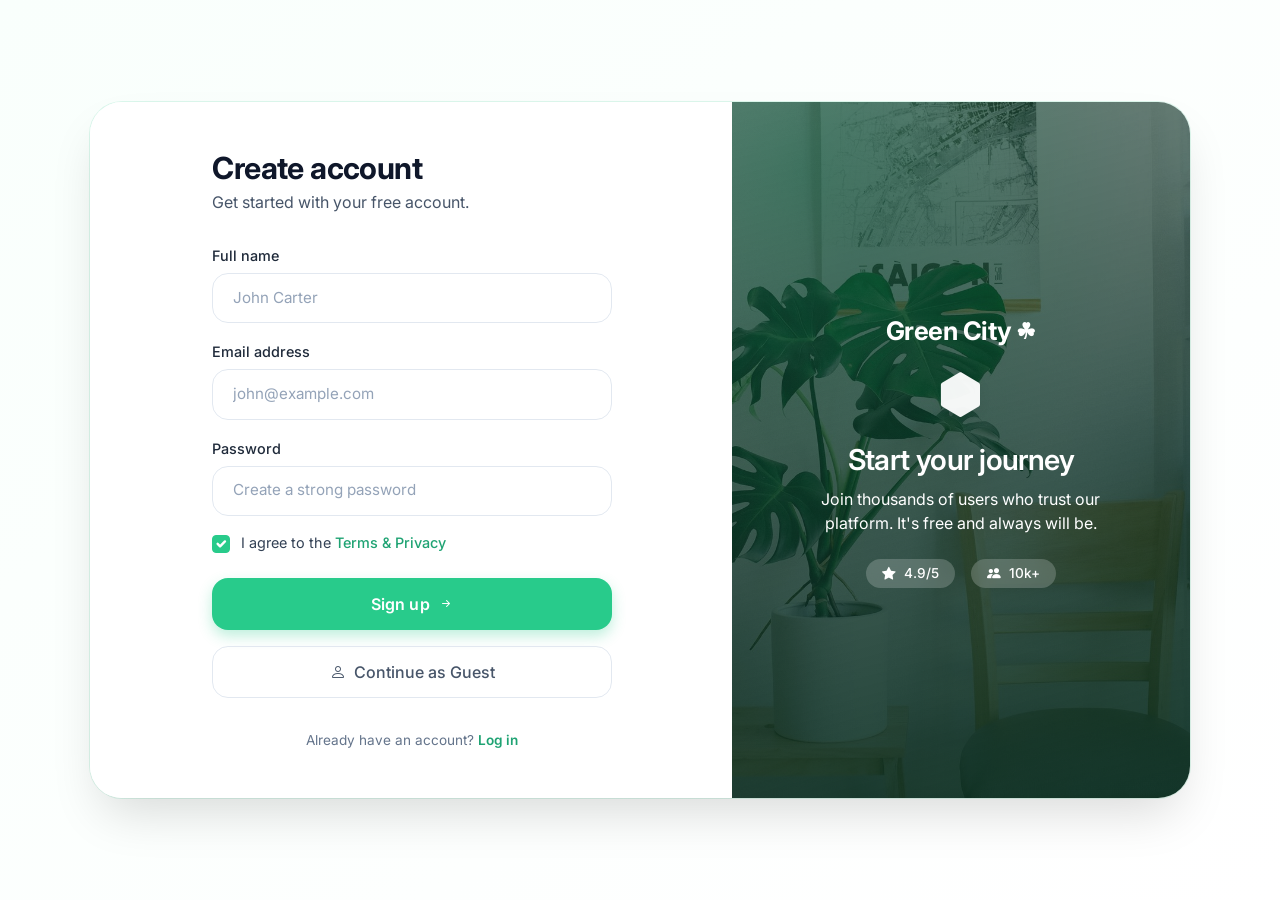
<file: index.html>
<!DOCTYPE html>
<html lang="en">

<head>
    <meta charset="UTF-8">
    <meta name="viewport" content="width=device-width, initial-scale=1.0">
    <title>Signup · Green City ☘</title>
    <!-- Bootstrap 5 -->
    <link href="https://cdn.jsdelivr.net/npm/bootstrap@5.3.2/dist/css/bootstrap.min.css" rel="stylesheet">
    <!-- Bootstrap Icons -->
    <link rel="stylesheet" href="https://cdn.jsdelivr.net/npm/bootstrap-icons@1.11.3/font/bootstrap-icons.min.css">
    <!-- Google Font (Inter) -->
    <link href="https://fonts.googleapis.com/css2?family=Inter:opsz,wght@14..32,400;14..32,500;14..32,600&display=swap" rel="stylesheet">
    <!-- External CSS -->
    <link rel="stylesheet" href="css/style.css">
    <link rel="shortcut icon" href="./fav.png" type="image/x-icon">
</head>

<body>

    <div class="signup-card">
        <div class="row g-0">
            <!-- LEFT SIDE – SIGNUP FORM -->
            <div class="col-md-6 col-lg-7 signup-left order-1 order-md-1">
                <div class="inner">
                    <!-- small mobile-only brand hint -->
                    <div class="d-md-none mb-4 text-center">
                        <span class="badge px-3 py-2" style="background: var(--brand-light); color: var(--brand-dark); font-weight: 500; border-radius: 2rem;">
                            <i class="bi bi-person-plus-fill me-1"></i> Join Green City
                        </span>
                    </div>

                    <h1 class="welcome-heading">Create account</h1>
                    <p class="welcome-sub">Get started with your free account.</p>

                    <form>
                        <!-- Full name -->
                        <div class="mb-3">
                            <label for="fullName" class="form-label">Full name</label>
                            <input type="text" class="form-control" id="fullName" placeholder="John Carter" autocomplete="name">
                        </div>

                        <!-- Email -->
                        <div class="mb-3">
                            <label for="email" class="form-label">Email address</label>
                            <input type="email" class="form-control" id="email" placeholder="john@example.com" autocomplete="email">
                        </div>

                        <!-- Password -->
                        <div class="mb-3">
                            <label for="password" class="form-label">Password</label>
                            <input type="password" class="form-control" id="password" placeholder="Create a strong password" autocomplete="new-password">
                        </div>

                        <!-- Terms checkbox -->
                        <div class="mb-4 d-flex align-items-start">
                            <input class="form-check-input me-2" type="checkbox" id="termsCheck" checked>
                            <label class="form-check-label" for="termsCheck">
                                I agree to the <a href="#" class="login-link" style="font-weight: 500;">Terms &amp; Privacy</a>
                            </label>
                        </div>

                        <!-- Signup button -->
                        <button type="submit" class="btn-signup mb-3">
                            Sign up <i class="bi bi-arrow-right-short ms-1"></i>
                        </button>

                        <!-- Continue as Guest -->
                        <a href="./pages/dashboard.html" class="btn btn-outline-secondary w-100 mb-3" style="border-radius: 1rem; padding: 0.8rem 1.5rem; font-weight: 500; border-color: #e2e8f0; color: #475569;">
                            <i class="bi bi-person me-1"></i> Continue as Guest
                        </a>

                        <!-- Login link -->
                        <p class="text-center text-muted-custom mt-3 mb-0">
                            Already have an account?
                            <a href="pages/login.html" class="login-link">Log in</a>
                        </p>
                    </form>
                </div>
            </div>
            <!-- RIGHT SIDE – PHOTO PANEL -->
            <div class="col-md-6 col-lg-5 signup-right order-2 order-md-2">
                <img src="images/monstera.jpg" alt="" class="signup-right-photo" aria-hidden="true">

                <div class="signup-right-content">
                    <!-- Brand name -->
                    <div class="brand-name">Green City <span class="leaf">☘</span></div>

                    <i class="bi bi-hexagon-fill brand-icon"></i>
                    <div class="brand-title">Start your journey</div>
                    <p class="brand-sub">
                        Join thousands of users who trust our platform. It's free and always will be.
                    </p>

                    <!-- subtle social proof -->
                    <div class="mt-4 d-flex gap-3 justify-content-center">
                        <span class="badge rounded-pill px-3 py-2" style="background: rgba(255, 255, 255, 0.2); backdrop-filter: blur(6px);">
                            <i class="bi bi-star-fill me-1" style="color: #fff;"></i> 4.9/5
                        </span>
                        <span class="badge rounded-pill px-3 py-2" style="background: rgba(255, 255, 255, 0.2); backdrop-filter: blur(6px);">
                            <i class="bi bi-people-fill me-1"></i> 10k+
                        </span>
                    </div>
                </div>
            </div>

        </div>
    </div>

    <!-- Bootstrap JS -->
    <script src="https://cdn.jsdelivr.net/npm/bootstrap@5.3.2/dist/js/bootstrap.bundle.min.js"></script>
</body>

</html>
</file>
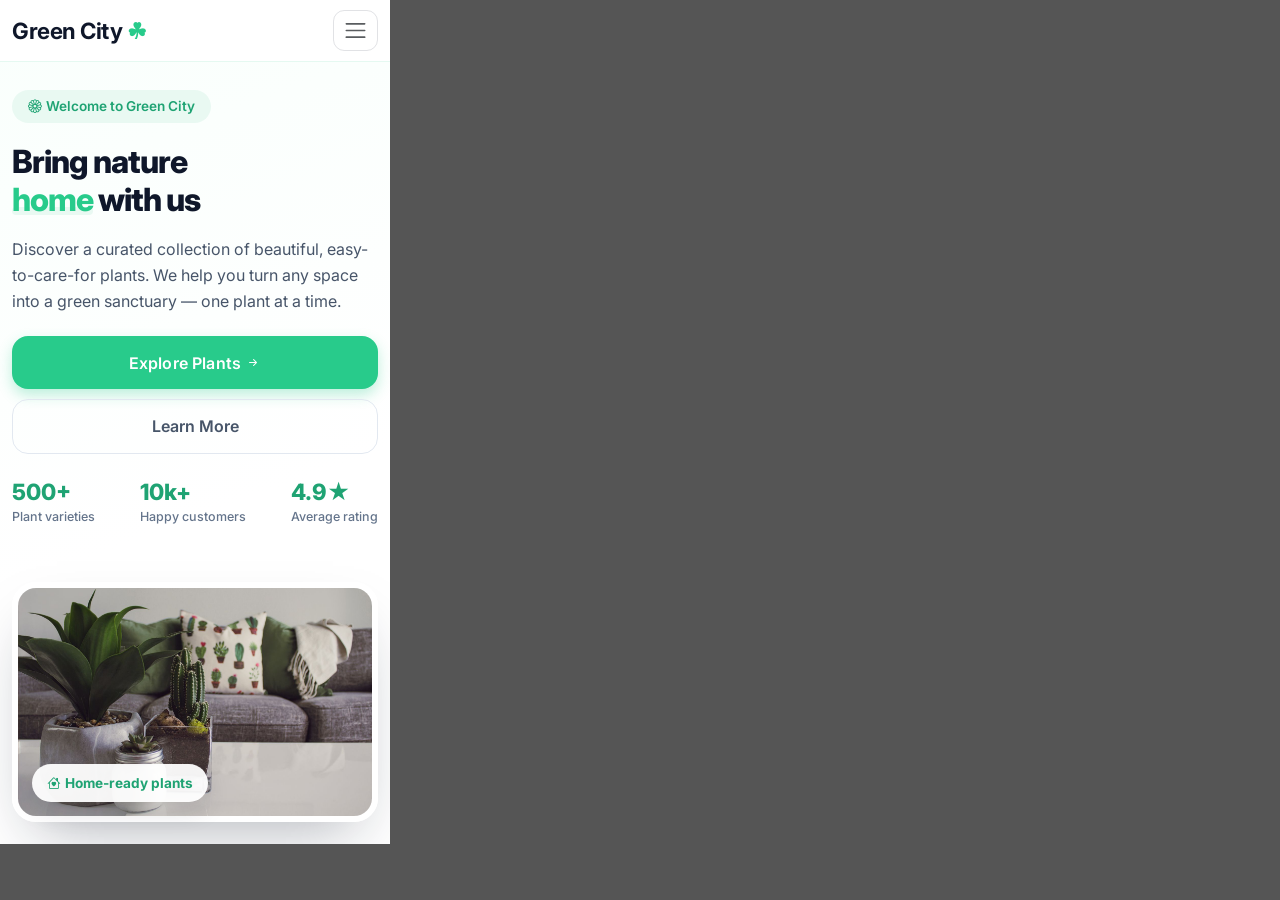
<file: .shots/frame.html>
<!DOCTYPE html>
<html>
<head>
<meta charset="utf-8">
<style>
  html, body { margin: 0; padding: 0; background: #555; }
  iframe { display: block; height: 844px; border: 0; background: #fff; }
</style>
</head>
<body>
<iframe id="f"></iframe>
<script>
  var p = new URLSearchParams(location.search);
  var w = parseInt(p.get('w') || '390', 10);
  var y = parseInt(p.get('y') || '0', 10);
  var f = document.getElementById('f');
  f.style.width = w + 'px';
  f.onload = function () {
    var win = f.contentWindow;
    var apply = function () {
      win.document.documentElement.style.scrollBehavior = 'auto';
      win.document.body.style.scrollBehavior = 'auto';
      win.scrollTo(0, y);
    };
    apply();
    for (var i = 1; i <= 10; i++) setTimeout(apply, i * 200);
    if (p.get('open')) {
      setTimeout(function () {
        var t = f.contentDocument.querySelector('.navbar-toggler');
        if (t) t.click();
      }, 400);
    }
    if (p.get('h')) {
      setTimeout(function () {
        var d = f.contentDocument;
        var pre = document.createElement('pre');
        pre.id = 'meta';
        pre.textContent = 'META ' + d.documentElement.clientWidth + ' x ' + d.body.scrollHeight + ' scrollW=' + d.documentElement.scrollWidth + ' y=' + win.scrollY;
        document.body.appendChild(pre);
      }, 2500);
    }
  };
  f.src = '../pages/dashboard.html?cachebust=' + Date.now();
</script>
</body>
</html>
</file>
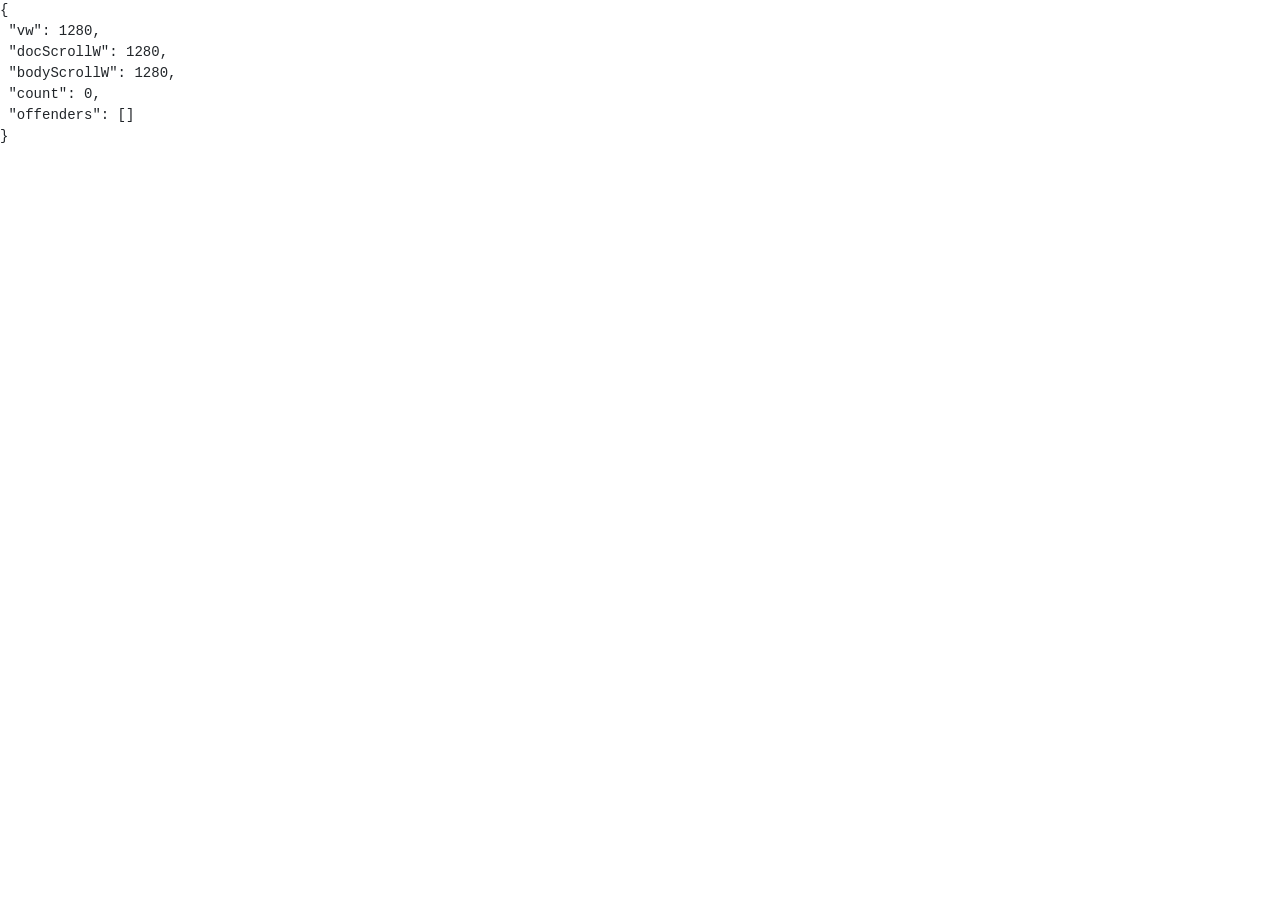
<file: pages/_debug.html>
﻿<!DOCTYPE html>
<html lang="en">

<head>
    <meta charset="UTF-8">
    <meta name="viewport" content="width=device-width, initial-scale=1.0">
    <title>Dashboard Â· Green City â˜˜</title>
    <!-- Bootstrap 5 -->
    <link href="https://cdn.jsdelivr.net/npm/bootstrap@5.3.2/dist/css/bootstrap.min.css" rel="stylesheet">
    <!-- Bootstrap Icons -->
    <link rel="stylesheet" href="https://cdn.jsdelivr.net/npm/bootstrap-icons@1.11.3/font/bootstrap-icons.min.css">
    <!-- Google Font (Inter) -->
    <link href="https://fonts.googleapis.com/css2?family=Inter:opsz,wght@14..32,400;14..32,500;14..32,600;14..32,700;14..32,800&display=swap" rel="stylesheet">
    <!-- External CSS -->
    <link rel="stylesheet" href="../css/style.css">
    <link rel="shortcut icon" href="../fav.png" type="image/x-icon">

</head>

<body class="dashboard-body">

    <!-- ============================================
         NAVBAR
         ============================================ -->
    <nav class="navbar navbar-expand-lg dashboard-navbar fixed-top" id="mainNavbar">
        <div class="container">
            <a class="navbar-brand dashboard-brand" href="#home">
                Green City <span class="leaf">â˜˜</span>
            </a>

            <button class="navbar-toggler" type="button" data-bs-toggle="collapse" data-bs-target="#navMenu" aria-controls="navMenu" aria-expanded="false" aria-label="Toggle navigation">
                <span class="navbar-toggler-icon"></span>
            </button>

            <div class="collapse navbar-collapse" id="navMenu">
                <ul class="navbar-nav ms-auto align-items-lg-center gap-lg-2">
                    <li class="nav-item">
                        <a class="nav-link dashboard-nav-link active" href="#home">Home</a>
                    </li>
                    <li class="nav-item">
                        <a class="nav-link dashboard-nav-link" href="#about">About</a>
                    </li>
                    <li class="nav-item">
                        <a class="nav-link dashboard-nav-link" href="#services">Services</a>
                    </li>
                    <li class="nav-item">
                        <a class="nav-link dashboard-nav-link" href="#contact">Contact</a>
                    </li>
                    <li class="nav-item ms-lg-3">
                        <a href="login.html" class="btn btn-sm dashboard-nav-btn">Log out</a>
                    </li>
                </ul>
            </div>
        </div>
    </nav>

    <!-- ============================================
         HOME SECTION
         ============================================ -->
    <section id="home" class="dashboard-section dashboard-home">
        <div class="container">
            <div class="row align-items-center g-5">
                <div class="col-lg-6" data-animate="fade-up">
                    <span class="dashboard-badge">
                        <i class="bi bi-flower1 me-1"></i> Welcome to Green City
                    </span>
                    <h1 class="dashboard-hero-title">
                        Bring nature <span class="text-brand">home</span> with us
                    </h1>
                    <p class="dashboard-hero-sub">
                        Discover a curated collection of beautiful, easy-to-care-for plants. We help you turn any space into a green sanctuary â€” one plant at a time.
                    </p>
                    <div class="d-flex flex-wrap gap-3 mt-4">
                        <a href="#services" class="btn-signup dashboard-cta">
                            Explore Plants <i class="bi bi-arrow-right-short ms-1"></i>
                        </a>
                        <a href="#about" class="btn btn-outline-secondary dashboard-cta-outline">
                            Learn More
                        </a>
                    </div>
                    <div class="d-flex flex-wrap gap-4 mt-5">
                        <div class="dashboard-stat">
                            <h3>500+</h3>
                            <p>Plant varieties</p>
                        </div>
                        <div class="dashboard-stat">
                            <h3>10k+</h3>
                            <p>Happy customers</p>
                        </div>
                        <div class="dashboard-stat">
                            <h3>4.9â˜…</h3>
                            <p>Average rating</p>
                        </div>
                    </div>
                </div>

                <div class="col-lg-6 text-center" data-animate="fade-left">
                    <div class="dashboard-hero-visual">
                        <div class="dashboard-hero-circle"></div>
                        <i class="bi bi-tree-fill dashboard-hero-icon"></i>
                        <i class="bi bi-flower2 dashboard-hero-icon-2"></i>
                        <i class="bi bi-flower3 dashboard-hero-icon-3"></i>
                    </div>
                </div>
            </div>
        </div>
    </section>

    <!-- ============================================
         ABOUT SECTION
         ============================================ -->
    <section id="about" class="dashboard-section dashboard-about">
        <div class="container">
            <div class="text-center mb-5" data-animate="fade-up">
                <span class="dashboard-badge">
                    <i class="bi bi-info-circle me-1"></i> About Us
                </span>
                <h2 class="dashboard-section-title">Growing greener together</h2>
                <p class="dashboard-section-sub">
                    We're a team of plant lovers on a mission to make greenery accessible to everyone.
                </p>
            </div>

            <div class="row g-4 align-items-center">
                <div class="col-lg-6" data-animate="fade-right">
                    <h3 class="dashboard-about-heading">Why Green City?</h3>
                    <p class="dashboard-about-text">
                        Since 2018, Green City has helped thousands of people bring life into their homes and offices. We believe plants aren't just decoration â€” they're companions that improve air quality, boost mood, and create calm.
                    </p>
                    <p class="dashboard-about-text">
                        Every plant we ship is hand-picked, health-checked, and packed with care. Our experts are always a message away to help you keep your green friends thriving.
                    </p>
                    <ul class="dashboard-about-list">
                        <li><i class="bi bi-check-circle-fill"></i> Sustainably sourced plants</li>
                        <li><i class="bi bi-check-circle-fill"></i> Free care guides with every order</li>
                        <li><i class="bi bi-check-circle-fill"></i> 30-day plant health guarantee</li>
                    </ul>
                </div>

                <div class="col-lg-6" data-animate="fade-left">
                    <div class="row g-3">
                        <div class="col-6">
                            <div class="dashboard-info-card">
                                <i class="bi bi-people-fill"></i>
                                <h4>Community</h4>
                                <p>10k+ plant lovers</p>
                            </div>
                        </div>
                        <div class="col-6">
                            <div class="dashboard-info-card">
                                <i class="bi bi-award-fill"></i>
                                <h4>Quality</h4>
                                <p>Hand-picked plants</p>
                            </div>
                        </div>
                        <div class="col-6">
                            <div class="dashboard-info-card">
                                <i class="bi bi-truck"></i>
                                <h4>Delivery</h4>
                                <p>Safe & fast shipping</p>
                            </div>
                        </div>
                        <div class="col-6">
                            <div class="dashboard-info-card">
                                <i class="bi bi-heart-fill"></i>
                                <h4>Care</h4>
                                <p>Lifetime support</p>
                            </div>
                        </div>
                    </div>
                </div>
            </div>
        </div>
    </section>

    <!-- ============================================
         SERVICES / PLANTS SECTION
         ============================================ -->
    <section id="services" class="dashboard-section dashboard-services">
        <div class="container">
            <div class="text-center mb-5" data-animate="fade-up">
                <span class="dashboard-badge">
                    <i class="bi bi-grid me-1"></i> Our Plants
                </span>
                <h2 class="dashboard-section-title">Pick your green friend</h2>
                <p class="dashboard-section-sub">
                    A handpicked selection of plants for every home and every level of green thumb.
                </p>
            </div>

            <div class="row g-4">
                <!-- Plant 1 -->
                <div class="col-md-6 col-lg-4" data-animate="fade-up">
                    <div class="dashboard-plant-card">
                        <div class="dashboard-plant-img">
                            <i class="bi bi-tree-fill"></i>
                            <span class="dashboard-plant-tag">Best Seller</span>
                        </div>
                        <div class="dashboard-plant-body">
                            <div class="d-flex justify-content-between align-items-start">
                                <h4>Monstera Deliciosa</h4>
                                <span class="dashboard-plant-price">$45</span>
                            </div>
                            <p>Bold, tropical leaves that make any room feel alive. Loves indirect light.</p>
                            <div class="d-flex justify-content-between align-items-center mt-3">
                                <span class="dashboard-plant-rating"><i class="bi bi-star-fill"></i> 4.9</span>
                                <a href="#" class="dashboard-plant-btn">Add to cart <i class="bi bi-plus"></i></a>
                            </div>
                        </div>
                    </div>
                </div>

                <!-- Plant 2 -->
                <div class="col-md-6 col-lg-4" data-animate="fade-up" data-delay="100">
                    <div class="dashboard-plant-card">
                        <div class="dashboard-plant-img">
                            <i class="bi bi-flower1"></i>
                            <span class="dashboard-plant-tag">Easy Care</span>
                        </div>
                        <div class="dashboard-plant-body">
                            <div class="d-flex justify-content-between align-items-start">
                                <h4>Peace Lily</h4>
                                <span class="dashboard-plant-price">$32</span>
                            </div>
                            <p>Elegant white blooms and air-purifying leaves. Perfect for beginners.</p>
                            <div class="d-flex justify-content-between align-items-center mt-3">
                                <span class="dashboard-plant-rating"><i class="bi bi-star-fill"></i> 4.8</span>
                                <a href="#" class="dashboard-plant-btn">Add to cart <i class="bi bi-plus"></i></a>
                            </div>
                        </div>
                    </div>
                </div>

                <!-- Plant 3 -->
                <div class="col-md-6 col-lg-4" data-animate="fade-up" data-delay="200">
                    <div class="dashboard-plant-card">
                        <div class="dashboard-plant-img">
                            <i class="bi bi-flower2"></i>
                            <span class="dashboard-plant-tag">New</span>
                        </div>
                        <div class="dashboard-plant-body">
                            <div class="d-flex justify-content-between align-items-start">
                                <h4>Snake Plant</h4>
                                <span class="dashboard-plant-price">$28</span>
                            </div>
                            <p>Architectural, low-maintenance, and virtually indestructible. Great for offices.</p>
                            <div class="d-flex justify-content-between align-items-center mt-3">
                                <span class="dashboard-plant-rating"><i class="bi bi-star-fill"></i> 5.0</span>
                                <a href="#" class="dashboard-plant-btn">Add to cart <i class="bi bi-plus"></i></a>
                            </div>
                        </div>
                    </div>
                </div>

                <!-- Plant 4 -->
                <div class="col-md-6 col-lg-4" data-animate="fade-up">
                    <div class="dashboard-plant-card">
                        <div class="dashboard-plant-img">
                            <i class="bi bi-flower3"></i>
                            <span class="dashboard-plant-tag">Air Purifier</span>
                        </div>
                        <div class="dashboard-plant-body">
                            <div class="d-flex justify-content-between align-items-start">
                                <h4>Boston Fern</h4>
                                <span class="dashboard-plant-price">$24</span>
                            </div>
                            <p>Lush, feathery fronds that thrive in humidity. Adds instant jungle vibes.</p>
                            <div class="d-flex justify-content-between align-items-center mt-3">
                                <span class="dashboard-plant-rating"><i class="bi bi-star-fill"></i> 4.7</span>
                                <a href="#" class="dashboard-plant-btn">Add to cart <i class="bi bi-plus"></i></a>
                            </div>
                        </div>
                    </div>
                </div>

                <!-- Plant 5 -->
                <div class="col-md-6 col-lg-4" data-animate="fade-up" data-delay="100">
                    <div class="dashboard-plant-card">
                        <div class="dashboard-plant-img">
                            <i class="bi bi-tree-fill"></i>
                            <span class="dashboard-plant-tag">Pet Friendly</span>
                        </div>
                        <div class="dashboard-plant-body">
                            <div class="d-flex justify-content-between align-items-start">
                                <h4>Calathea Orbifolia</h4>
                                <span class="dashboard-plant-price">$38</span>
                            </div>
                            <p>Striking striped leaves that fold at night. Non-toxic and safe for pets.</p>
                            <div class="d-flex justify-content-between align-items-center mt-3">
                                <span class="dashboard-plant-rating"><i class="bi bi-star-fill"></i> 4.9</span>
                                <a href="#" class="dashboard-plant-btn">Add to cart <i class="bi bi-plus"></i></a>
                            </div>
                        </div>
                    </div>
                </div>

                <!-- Plant 6 -->
                <div class="col-md-6 col-lg-4" data-animate="fade-up" data-delay="200">
                    <div class="dashboard-plant-card">
                        <div class="dashboard-plant-img">
                            <i class="bi bi-flower1"></i>
                            <span class="dashboard-plant-tag">Low Light</span>
                        </div>
                        <div class="dashboard-plant-body">
                            <div class="d-flex justify-content-between align-items-start">
                                <h4>ZZ Plant</h4>
                                <span class="dashboard-plant-price">$35</span>
                            </div>
                            <p>Glossy leaves and a forgiving nature. Thrives even in the darkest corners.</p>
                            <div class="d-flex justify-content-between align-items-center mt-3">
                                <span class="dashboard-plant-rating"><i class="bi bi-star-fill"></i> 4.8</span>
                                <a href="#" class="dashboard-plant-btn">Add to cart <i class="bi bi-plus"></i></a>
                            </div>
                        </div>
                    </div>
                </div>
            </div>
        </div>
    </section>

    <!-- ============================================
         CONTACT SECTION
         ============================================ -->
    <section id="contact" class="dashboard-section dashboard-contact">
        <div class="container">
            <div class="text-center mb-5" data-animate="fade-up">
                <span class="dashboard-badge">
                    <i class="bi bi-envelope me-1"></i> Get in Touch
                </span>
                <h2 class="dashboard-section-title">We'd love to hear from you</h2>
                <p class="dashboard-section-sub">
                    Questions about a plant? Need care advice? Drop us a message and our team will get back within 24 hours.
                </p>
            </div>

            <div class="row g-4">
                <!-- Contact info -->
                <div class="col-lg-5" data-animate="fade-right">
                    <div class="dashboard-contact-info">
                        <div class="dashboard-contact-item">
                            <div class="dashboard-contact-icon">
                                <i class="bi bi-geo-alt-fill"></i>
                            </div>
                            <div>
                                <h5>Visit us</h5>
                                <p>123 Green Street, Lahore, Pakistan</p>
                            </div>
                        </div>

                        <div class="dashboard-contact-item">
                            <div class="dashboard-contact-icon">
                                <i class="bi bi-telephone-fill"></i>
                            </div>
                            <div>
                                <h5>Call us</h5>
                                <p>+92 300 1234567</p>
                            </div>
                        </div>

                        <div class="dashboard-contact-item">
                            <div class="dashboard-contact-icon">
                                <i class="bi bi-envelope-fill"></i>
                            </div>
                            <div>
                                <h5>Email us</h5>
                                <p>hello@greencity.com</p>
                            </div>
                        </div>

                        <div class="dashboard-contact-item">
                            <div class="dashboard-contact-icon">
                                <i class="bi bi-clock-fill"></i>
                            </div>
                            <div>
                                <h5>Working hours</h5>
                                <p>Mon â€“ Sat: 9:00 AM â€“ 6:00 PM</p>
                            </div>
                        </div>

                        <!-- Social icons -->
                        <div class="dashboard-contact-social">
                            <a href="#" aria-label="Facebook"><i class="bi bi-facebook"></i></a>
                            <a href="#" aria-label="Instagram"><i class="bi bi-instagram"></i></a>
                            <a href="#" aria-label="Twitter"><i class="bi bi-twitter-x"></i></a>
                            <a href="#" aria-label="WhatsApp"><i class="bi bi-whatsapp"></i></a>
                        </div>
                    </div>
                </div>

                <!-- Contact form -->
                <div class="col-lg-7" data-animate="fade-left">
                    <div class="dashboard-contact-form">
                        <form>
                            <div class="row g-3">
                                <div class="col-md-6">
                                    <label for="contactName" class="form-label">Full name</label>
                                    <input type="text" class="form-control" id="contactName" placeholder="Your name" required>
                                </div>
                                <div class="col-md-6">
                                    <label for="contactEmail" class="form-label">Email address</label>
                                    <input type="email" class="form-control" id="contactEmail" placeholder="you@example.com" required>
                                </div>
                                <div class="col-12">
                                    <label for="contactSubject" class="form-label">Subject</label>
                                    <input type="text" class="form-control" id="contactSubject" placeholder="How can we help?">
                                </div>
                                <div class="col-12">
                                    <label for="contactMessage" class="form-label">Message</label>
                                    <textarea class="form-control" id="contactMessage" rows="5" placeholder="Tell us about your plant needs..." required></textarea>
                                </div>
                                <div class="col-12">
                                    <button type="submit" class="btn-signup w-100">
                                        Send Message <i class="bi bi-send ms-1"></i>
                                    </button>
                                </div>
                            </div>
                        </form>
                    </div>
                </div>
            </div>
        </div>
    </section>

    <!-- ============================================
         FOOTER
         ============================================ -->
    <footer class="dashboard-footer">
        <div class="container">
            <div class="d-flex flex-wrap justify-content-between align-items-center gap-3">
                <div class="dashboard-brand-footer">Green City <span class="leaf">â˜˜</span></div>
                <p class="mb-0 dashboard-footer-text">Â© 2025 Green City. Made with ðŸŒ± for plant lovers.</p>
            </div>
        </div>
    </footer>

    <!-- Bootstrap JS -->
    <script src="https://cdn.jsdelivr.net/npm/bootstrap@5.3.2/dist/js/bootstrap.bundle.min.js"></script>

    <!-- DASHBOARD JS -->
    <script>
        document.querySelectorAll('a[href^="#"]').forEach(anchor => {
            anchor.addEventListener('click', function (e) {
                const targetId = this.getAttribute('href');
                if (targetId === '#') return;
                const target = document.querySelector(targetId);
                if (target) {
                    e.preventDefault();
                    const offset = 80;
                    const top = target.getBoundingClientRect().top + window.pageYOffset - offset;
                    window.scrollTo({ top, behavior: 'smooth' });

                    const navbarCollapse = document.getElementById('navMenu');
                    if (navbarCollapse.classList.contains('show')) {
                        new bootstrap.Collapse(navbarCollapse).hide();
                    }
                }
            });
        });

        const sections = document.querySelectorAll('section[id]');
        const navLinks = document.querySelectorAll('.dashboard-nav-link');

        function setActiveLink() {
            let current = '';
            const scrollPos = window.pageYOffset + 120;

            sections.forEach(section => {
                if (scrollPos >= section.offsetTop && scrollPos < section.offsetTop + section.offsetHeight) {
                    current = section.getAttribute('id');
                }
            });

            navLinks.forEach(link => {
                link.classList.remove('active');
                if (link.getAttribute('href') === '#' + current) {
                    link.classList.add('active');
                }
            });
        }

        window.addEventListener('scroll', setActiveLink);
        window.addEventListener('load', setActiveLink);

        const navbar = document.getElementById('mainNavbar');
        window.addEventListener('scroll', () => {
            if (window.pageYOffset > 20) {
                navbar.classList.add('navbar-scrolled');
            } else {
                navbar.classList.remove('navbar-scrolled');
            }
        });

        const animateEls = document.querySelectorAll('[data-animate]');
        const observer = new IntersectionObserver((entries) => {
            entries.forEach(entry => {
                if (entry.isIntersecting) {
                    const delay = entry.target.dataset.delay || 0;
                    setTimeout(() => {
                        entry.target.classList.add('animated');
                    }, delay);
                    observer.unobserve(entry.target);
                }
            });
        }, { threshold: 0.15 });

        animateEls.forEach(el => {
            el.classList.add('animate-init');
            observer.observe(el);
        });
    </script>

<script>
window.addEventListener('load', function () {
  setTimeout(function () {
    var vw = document.documentElement.clientWidth;
    var offenders = [];
    document.querySelectorAll('*').forEach(function (el) {
      var r = el.getBoundingClientRect();
      if (r.width > 0 && (r.right > vw + 1 || r.left < -1)) {
        offenders.push({ tag: el.tagName, cls: String(el.className).slice(0, 70), id: el.id, left: Math.round(r.left), right: Math.round(r.right), w: Math.round(r.width) });
      }
    });
    document.body.innerHTML = '<pre id="diag">' + JSON.stringify({ vw: vw, docScrollW: document.documentElement.scrollWidth, bodyScrollW: document.body.scrollWidth, count: offenders.length, offenders: offenders.slice(0, 25) }, null, 1) + '</pre>';
  }, 800);
});
</script></body>

</html>
</file>
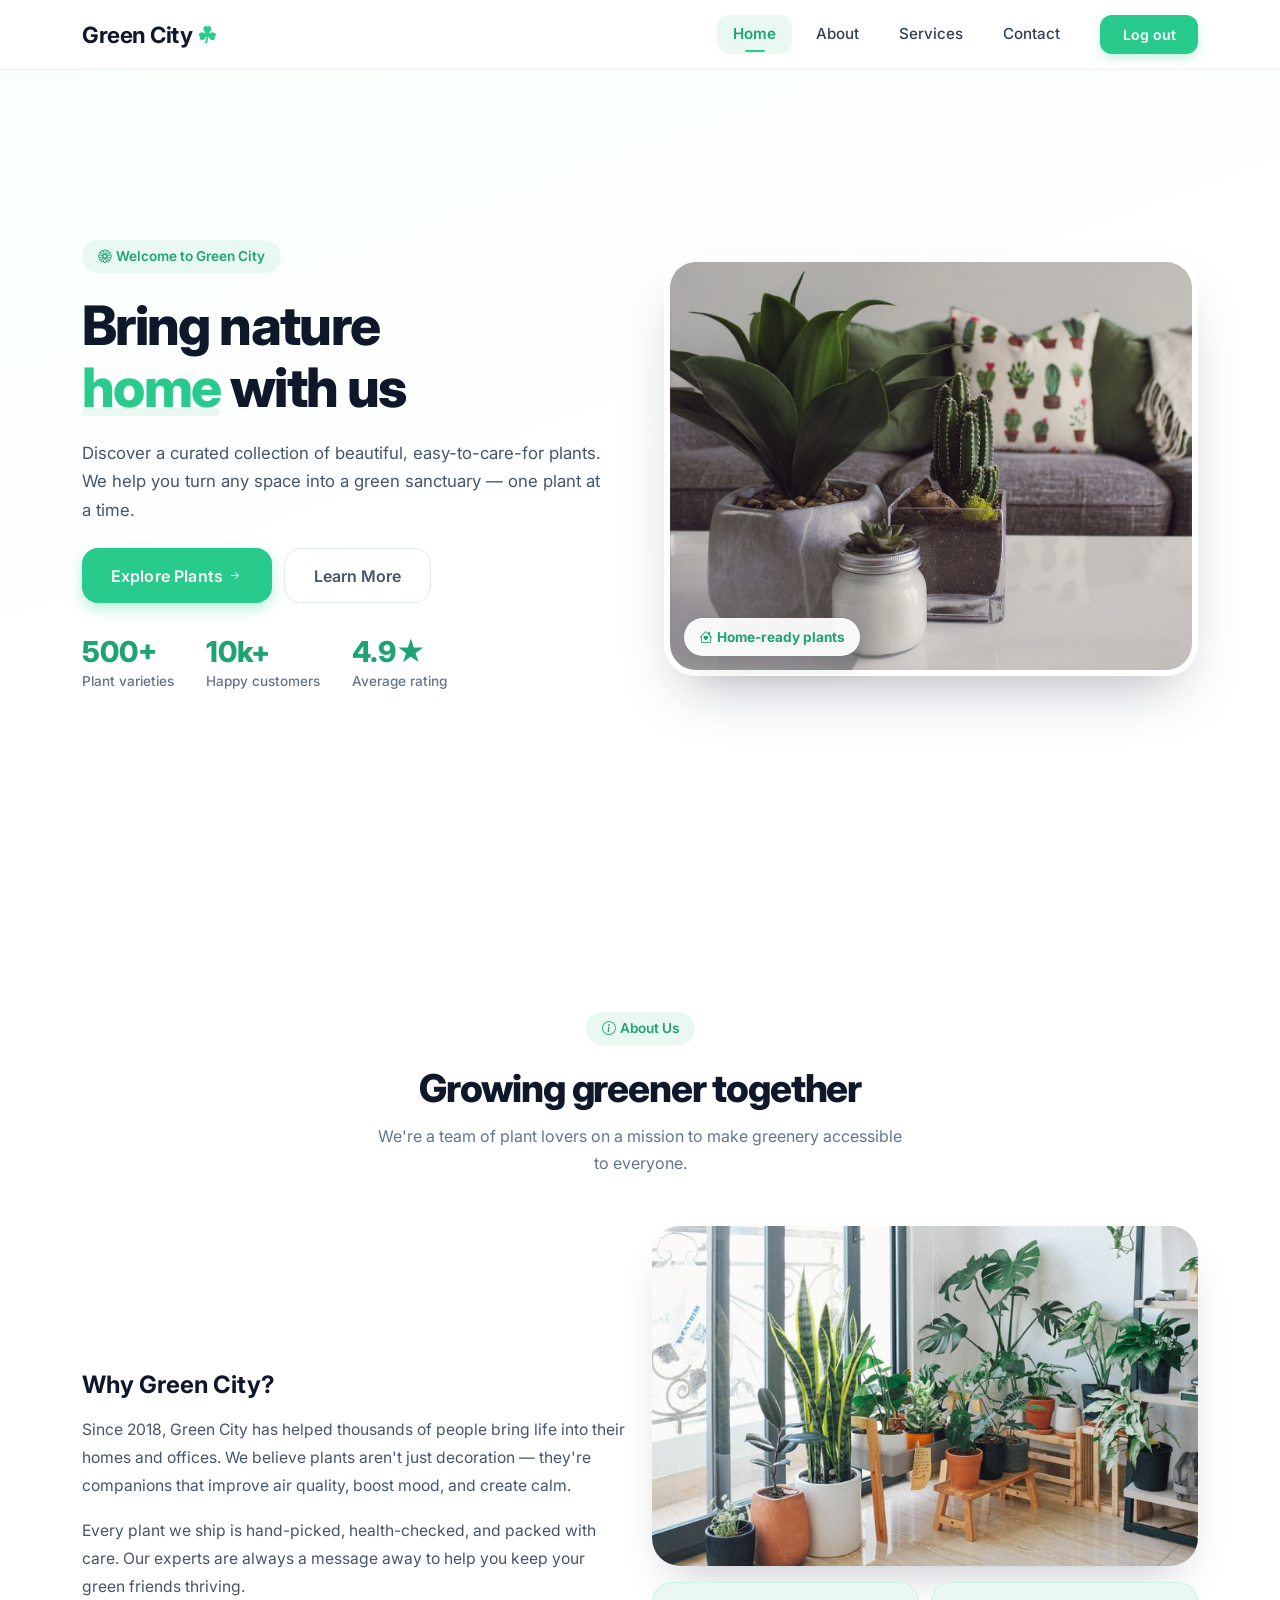
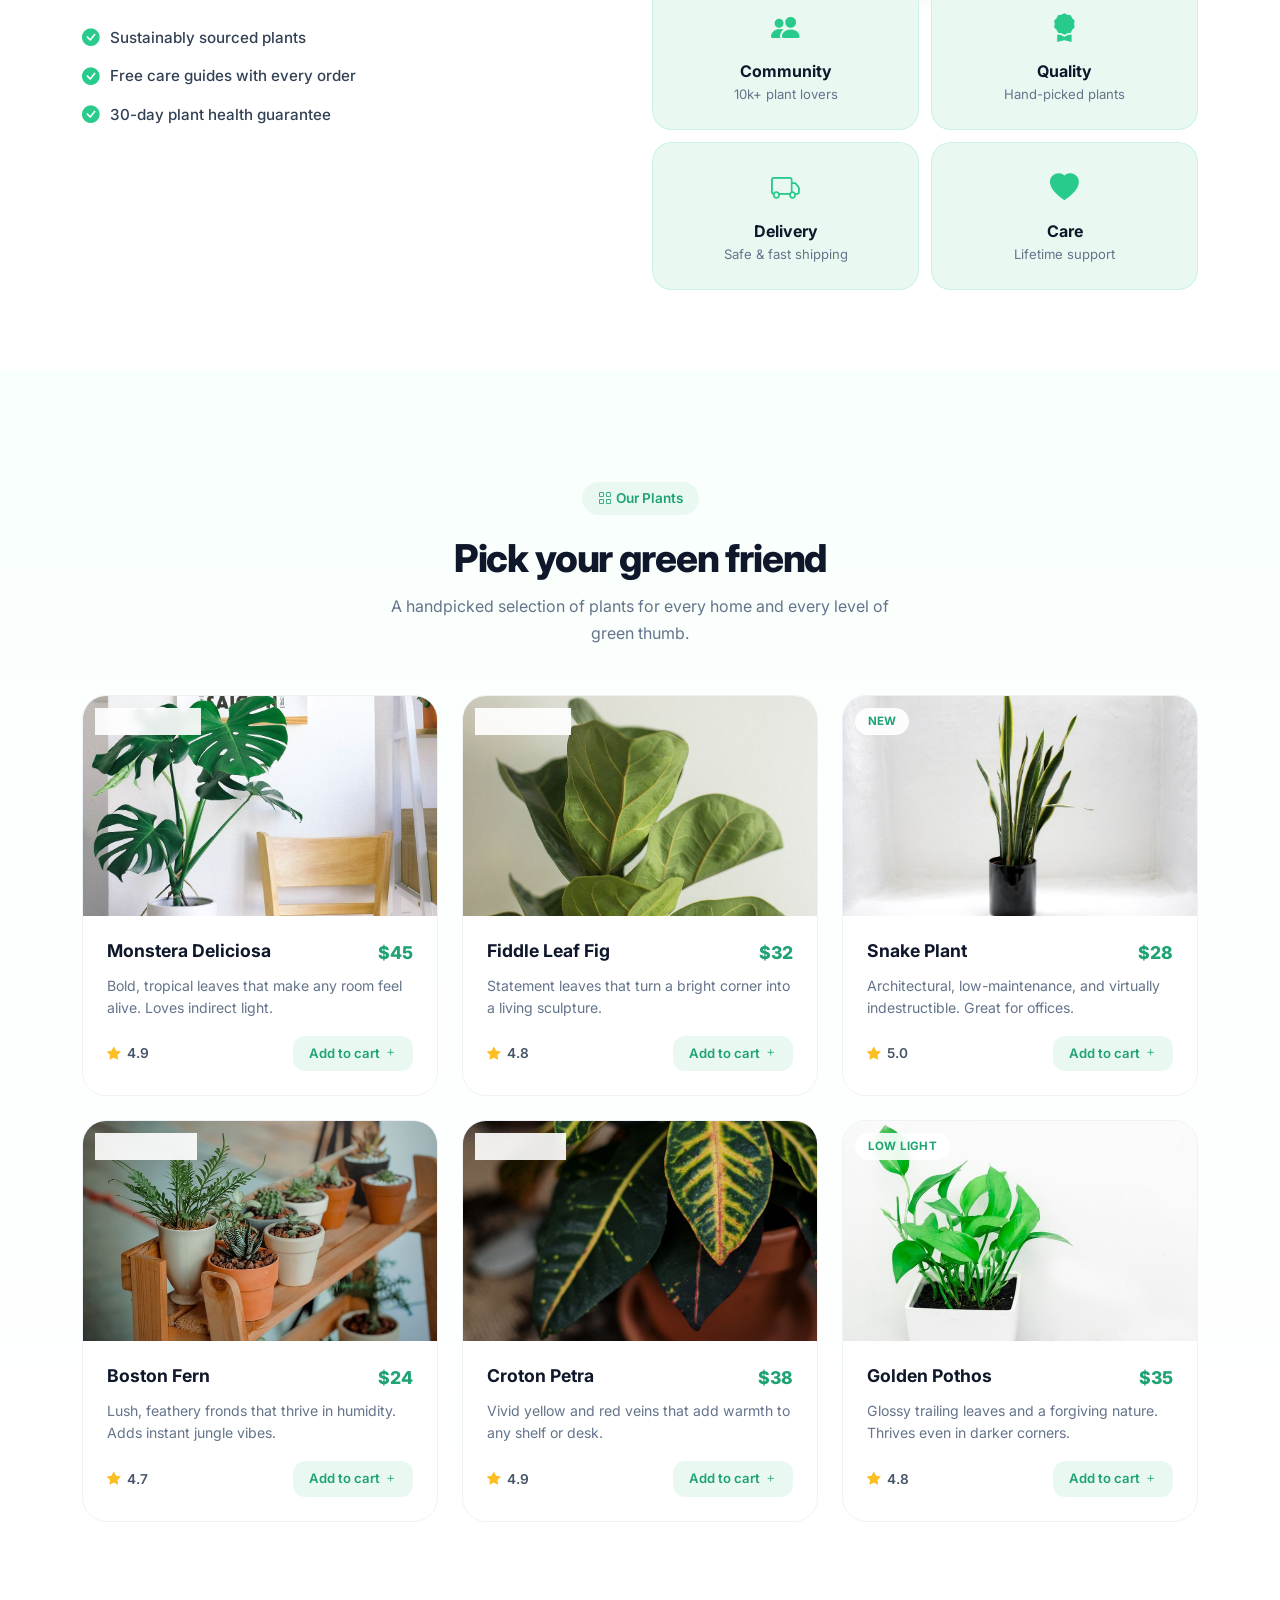
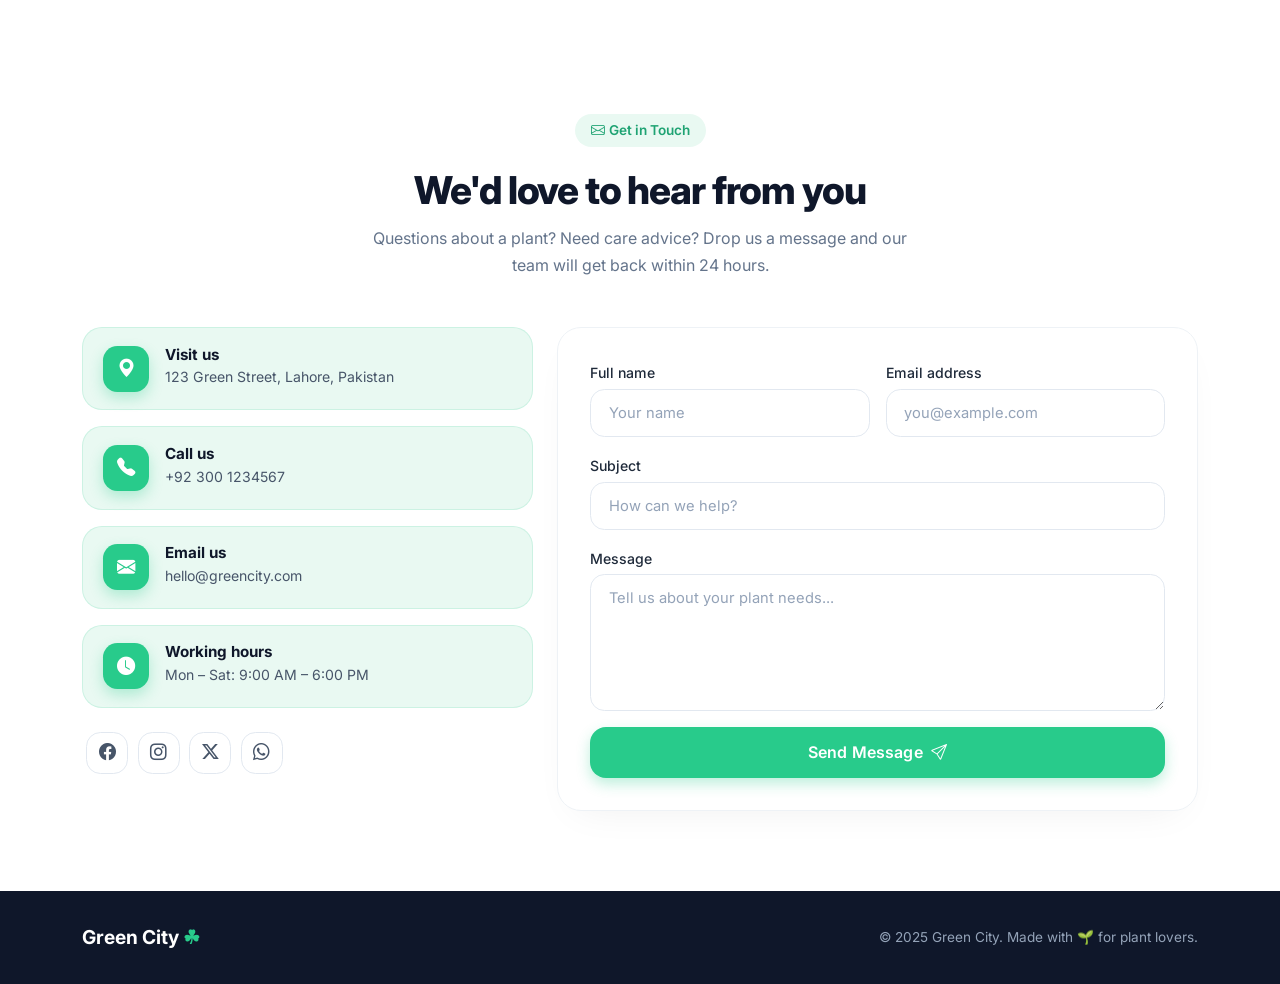
<file: pages/dashboard.html>
<!DOCTYPE html>
<html lang="en">

<head>
    <meta charset="UTF-8">
    <meta name="viewport" content="width=device-width, initial-scale=1.0">
    <title>Dashboard · Green City ☘</title>
    <!-- Bootstrap 5 -->
    <link href="https://cdn.jsdelivr.net/npm/bootstrap@5.3.2/dist/css/bootstrap.min.css" rel="stylesheet">
    <!-- Bootstrap Icons -->
    <link rel="stylesheet" href="https://cdn.jsdelivr.net/npm/bootstrap-icons@1.11.3/font/bootstrap-icons.min.css">
    <!-- Google Font (Inter) -->
    <link href="https://fonts.googleapis.com/css2?family=Inter:opsz,wght@14..32,400;14..32,500;14..32,600;14..32,700;14..32,800&display=swap" rel="stylesheet">
    <!-- External CSS -->
    <link rel="stylesheet" href="../css/style.css">
    <link rel="shortcut icon" href="../fav.png" type="image/x-icon">

</head>

<body class="dashboard-body">

    <!-- ============================================
         NAVBAR
         ============================================ -->
    <nav class="navbar navbar-expand-lg dashboard-navbar fixed-top" id="mainNavbar">
        <div class="container">
            <a class="navbar-brand dashboard-brand" href="#home">
                Green City <span class="leaf">☘</span>
            </a>

            <button class="navbar-toggler" type="button" data-bs-toggle="collapse" data-bs-target="#navMenu" aria-controls="navMenu" aria-expanded="false" aria-label="Toggle navigation">
                <span class="navbar-toggler-icon"></span>
            </button>

            <div class="collapse navbar-collapse" id="navMenu">
                <ul class="navbar-nav ms-auto align-items-lg-center gap-lg-2">
                    <li class="nav-item">
                        <a class="nav-link dashboard-nav-link active" href="#home">Home</a>
                    </li>
                    <li class="nav-item">
                        <a class="nav-link dashboard-nav-link" href="#about">About</a>
                    </li>
                    <li class="nav-item">
                        <a class="nav-link dashboard-nav-link" href="#services">Services</a>
                    </li>
                    <li class="nav-item">
                        <a class="nav-link dashboard-nav-link" href="#contact">Contact</a>
                    </li>
                    <li class="nav-item ms-lg-3">
                        <a href="login.html" class="btn btn-sm dashboard-nav-btn">Log out</a>
                    </li>
                </ul>
            </div>
        </div>
    </nav>

    <!-- ============================================
         HOME SECTION
         ============================================ -->
    <section id="home" class="dashboard-section dashboard-home">
        <div class="container">
            <div class="row align-items-center g-4 g-lg-5">
                <div class="col-lg-6" data-animate="fade-up">
                    <span class="dashboard-badge">
                        <i class="bi bi-flower1 me-1"></i> Welcome to Green City
                    </span>
                    <h1 class="dashboard-hero-title">
                        Bring nature <span class="text-brand">home</span> with us
                    </h1>
                    <p class="dashboard-hero-sub">
                        Discover a curated collection of beautiful, easy-to-care-for plants. We help you turn any space into a green sanctuary — one plant at a time.
                    </p>
                    <div class="dashboard-hero-actions">
                        <a href="#services" class="btn-signup dashboard-cta">
                            Explore Plants <i class="bi bi-arrow-right-short ms-1"></i>
                        </a>
                        <a href="#about" class="btn btn-outline-secondary dashboard-cta-outline">
                            Learn More
                        </a>
                    </div>
                    <div class="dashboard-stats">
                        <div class="dashboard-stat">
                            <h3>500+</h3>
                            <p>Plant varieties</p>
                        </div>
                        <div class="dashboard-stat">
                            <h3>10k+</h3>
                            <p>Happy customers</p>
                        </div>
                        <div class="dashboard-stat">
                            <h3>4.9★</h3>
                            <p>Average rating</p>
                        </div>
                    </div>
                </div>

                <div class="col-lg-6 text-center" data-animate="fade-left">
                    <div class="dashboard-hero-visual">
                        <img src="../images/hero-plant.jpg" alt="Indoor plants styled in a living room" class="dashboard-hero-photo">
                        <span class="dashboard-hero-chip"><i class="bi bi-house-heart me-1"></i> Home-ready plants</span>
                    </div>
                </div>
            </div>
        </div>
    </section>

    <!-- ============================================
         ABOUT SECTION
         ============================================ -->
    <section id="about" class="dashboard-section dashboard-about">
        <div class="container">
            <div class="text-center mb-5" data-animate="fade-up">
                <span class="dashboard-badge">
                    <i class="bi bi-info-circle me-1"></i> About Us
                </span>
                <h2 class="dashboard-section-title">Growing greener together</h2>
                <p class="dashboard-section-sub">
                    We're a team of plant lovers on a mission to make greenery accessible to everyone.
                </p>
            </div>

            <div class="row g-4 align-items-center">
                <div class="col-lg-6" data-animate="fade-right">
                    <h3 class="dashboard-about-heading">Why Green City?</h3>
                    <p class="dashboard-about-text">
                        Since 2018, Green City has helped thousands of people bring life into their homes and offices. We believe plants aren't just decoration — they're companions that improve air quality, boost mood, and create calm.
                    </p>
                    <p class="dashboard-about-text">
                        Every plant we ship is hand-picked, health-checked, and packed with care. Our experts are always a message away to help you keep your green friends thriving.
                    </p>
                    <ul class="dashboard-about-list">
                        <li><i class="bi bi-check-circle-fill"></i> Sustainably sourced plants</li>
                        <li><i class="bi bi-check-circle-fill"></i> Free care guides with every order</li>
                        <li><i class="bi bi-check-circle-fill"></i> 30-day plant health guarantee</li>
                    </ul>
                </div>

                <div class="col-lg-6" data-animate="fade-left">
                    <div class="dashboard-about-visual">
                        <img src="../images/about-greenhouse.jpg" alt="A sunlit plant shop with tropical houseplants" class="dashboard-about-photo">
                        <div class="dashboard-about-stats">
                            <div class="dashboard-info-card">
                                <i class="bi bi-people-fill"></i>
                                <h4>Community</h4>
                                <p>10k+ plant lovers</p>
                            </div>
                            <div class="dashboard-info-card">
                                <i class="bi bi-award-fill"></i>
                                <h4>Quality</h4>
                                <p>Hand-picked plants</p>
                            </div>
                            <div class="dashboard-info-card">
                                <i class="bi bi-truck"></i>
                                <h4>Delivery</h4>
                                <p>Safe & fast shipping</p>
                            </div>
                            <div class="dashboard-info-card">
                                <i class="bi bi-heart-fill"></i>
                                <h4>Care</h4>
                                <p>Lifetime support</p>
                            </div>
                        </div>
                    </div>
                </div>
            </div>
        </div>
    </section>

    <!-- ============================================
         SERVICES / PLANTS SECTION
         ============================================ -->
    <section id="services" class="dashboard-section dashboard-services">
        <div class="container">
            <div class="text-center mb-5" data-animate="fade-up">
                <span class="dashboard-badge">
                    <i class="bi bi-grid me-1"></i> Our Plants
                </span>
                <h2 class="dashboard-section-title">Pick your green friend</h2>
                <p class="dashboard-section-sub">
                    A handpicked selection of plants for every home and every level of green thumb.
                </p>
            </div>

            <div class="row g-4">
                <!-- Plant 1 -->
                <div class="col-md-6 col-lg-4" data-animate="fade-up">
                    <div class="dashboard-plant-card">
                        <div class="dashboard-plant-img">
                            <img src="../images/monstera.jpg" alt="Monstera Deliciosa in a white pot">
                            <span class="dashboard-plant-tag">Best Seller</span>
                        </div>
                        <div class="dashboard-plant-body">
                            <div class="d-flex justify-content-between align-items-start">
                                <h4>Monstera Deliciosa</h4>
                                <span class="dashboard-plant-price">$45</span>
                            </div>
                            <p>Bold, tropical leaves that make any room feel alive. Loves indirect light.</p>
                            <div class="d-flex justify-content-between align-items-center mt-3">
                                <span class="dashboard-plant-rating"><i class="bi bi-star-fill"></i> 4.9</span>
                                <a href="#" class="dashboard-plant-btn">Add to cart <i class="bi bi-plus"></i></a>
                            </div>
                        </div>
                    </div>
                </div>

                <!-- Plant 2 -->
                <div class="col-md-6 col-lg-4" data-animate="fade-up" data-delay="100">
                    <div class="dashboard-plant-card">
                        <div class="dashboard-plant-img">
                            <img src="../images/fiddle-leaf.jpg" alt="Fiddle Leaf Fig with large green leaves">
                            <span class="dashboard-plant-tag">Easy Care</span>
                        </div>
                        <div class="dashboard-plant-body">
                            <div class="d-flex justify-content-between align-items-start">
                                <h4>Fiddle Leaf Fig</h4>
                                <span class="dashboard-plant-price">$32</span>
                            </div>
                            <p>Statement leaves that turn a bright corner into a living sculpture.</p>
                            <div class="d-flex justify-content-between align-items-center mt-3">
                                <span class="dashboard-plant-rating"><i class="bi bi-star-fill"></i> 4.8</span>
                                <a href="#" class="dashboard-plant-btn">Add to cart <i class="bi bi-plus"></i></a>
                            </div>
                        </div>
                    </div>
                </div>

                <!-- Plant 3 -->
                <div class="col-md-6 col-lg-4" data-animate="fade-up" data-delay="200">
                    <div class="dashboard-plant-card">
                        <div class="dashboard-plant-img">
                            <img src="../images/snake-plant.jpg" alt="Snake plant in a black pot">
                            <span class="dashboard-plant-tag">New</span>
                        </div>
                        <div class="dashboard-plant-body">
                            <div class="d-flex justify-content-between align-items-start">
                                <h4>Snake Plant</h4>
                                <span class="dashboard-plant-price">$28</span>
                            </div>
                            <p>Architectural, low-maintenance, and virtually indestructible. Great for offices.</p>
                            <div class="d-flex justify-content-between align-items-center mt-3">
                                <span class="dashboard-plant-rating"><i class="bi bi-star-fill"></i> 5.0</span>
                                <a href="#" class="dashboard-plant-btn">Add to cart <i class="bi bi-plus"></i></a>
                            </div>
                        </div>
                    </div>
                </div>

                <!-- Plant 4 -->
                <div class="col-md-6 col-lg-4" data-animate="fade-up">
                    <div class="dashboard-plant-card">
                        <div class="dashboard-plant-img">
                            <img src="../images/boston-fern.jpg" alt="Boston fern on a wooden plant shelf">
                            <span class="dashboard-plant-tag">Air Purifier</span>
                        </div>
                        <div class="dashboard-plant-body">
                            <div class="d-flex justify-content-between align-items-start">
                                <h4>Boston Fern</h4>
                                <span class="dashboard-plant-price">$24</span>
                            </div>
                            <p>Lush, feathery fronds that thrive in humidity. Adds instant jungle vibes.</p>
                            <div class="d-flex justify-content-between align-items-center mt-3">
                                <span class="dashboard-plant-rating"><i class="bi bi-star-fill"></i> 4.7</span>
                                <a href="#" class="dashboard-plant-btn">Add to cart <i class="bi bi-plus"></i></a>
                            </div>
                        </div>
                    </div>
                </div>

                <!-- Plant 5 -->
                <div class="col-md-6 col-lg-4" data-animate="fade-up" data-delay="100">
                    <div class="dashboard-plant-card">
                        <div class="dashboard-plant-img">
                            <img src="../images/croton.jpg" alt="Colorful croton plant in a terracotta pot">
                            <span class="dashboard-plant-tag">Colorful</span>
                        </div>
                        <div class="dashboard-plant-body">
                            <div class="d-flex justify-content-between align-items-start">
                                <h4>Croton Petra</h4>
                                <span class="dashboard-plant-price">$38</span>
                            </div>
                            <p>Vivid yellow and red veins that add warmth to any shelf or desk.</p>
                            <div class="d-flex justify-content-between align-items-center mt-3">
                                <span class="dashboard-plant-rating"><i class="bi bi-star-fill"></i> 4.9</span>
                                <a href="#" class="dashboard-plant-btn">Add to cart <i class="bi bi-plus"></i></a>
                            </div>
                        </div>
                    </div>
                </div>

                <!-- Plant 6 -->
                <div class="col-md-6 col-lg-4" data-animate="fade-up" data-delay="200">
                    <div class="dashboard-plant-card">
                        <div class="dashboard-plant-img">
                            <img src="../images/pothos.jpg" alt="Golden pothos plant in a white square pot">
                            <span class="dashboard-plant-tag">Low Light</span>
                        </div>
                        <div class="dashboard-plant-body">
                            <div class="d-flex justify-content-between align-items-start">
                                <h4>Golden Pothos</h4>
                                <span class="dashboard-plant-price">$35</span>
                            </div>
                            <p>Glossy trailing leaves and a forgiving nature. Thrives even in darker corners.</p>
                            <div class="d-flex justify-content-between align-items-center mt-3">
                                <span class="dashboard-plant-rating"><i class="bi bi-star-fill"></i> 4.8</span>
                                <a href="#" class="dashboard-plant-btn">Add to cart <i class="bi bi-plus"></i></a>
                            </div>
                        </div>
                    </div>
                </div>
            </div>
        </div>
    </section>

    <!-- ============================================
         CONTACT SECTION
         ============================================ -->
    <section id="contact" class="dashboard-section dashboard-contact">
        <div class="container">
            <div class="text-center mb-5" data-animate="fade-up">
                <span class="dashboard-badge">
                    <i class="bi bi-envelope me-1"></i> Get in Touch
                </span>
                <h2 class="dashboard-section-title">We'd love to hear from you</h2>
                <p class="dashboard-section-sub">
                    Questions about a plant? Need care advice? Drop us a message and our team will get back within 24 hours.
                </p>
            </div>

            <div class="row g-4">
                <!-- Contact info -->
                <div class="col-lg-5" data-animate="fade-right">
                    <div class="dashboard-contact-info">
                        <div class="dashboard-contact-item">
                            <div class="dashboard-contact-icon">
                                <i class="bi bi-geo-alt-fill"></i>
                            </div>
                            <div>
                                <h5>Visit us</h5>
                                <p>123 Green Street, Lahore, Pakistan</p>
                            </div>
                        </div>

                        <div class="dashboard-contact-item">
                            <div class="dashboard-contact-icon">
                                <i class="bi bi-telephone-fill"></i>
                            </div>
                            <div>
                                <h5>Call us</h5>
                                <p>+92 300 1234567</p>
                            </div>
                        </div>

                        <div class="dashboard-contact-item">
                            <div class="dashboard-contact-icon">
                                <i class="bi bi-envelope-fill"></i>
                            </div>
                            <div>
                                <h5>Email us</h5>
                                <p>hello@greencity.com</p>
                            </div>
                        </div>

                        <div class="dashboard-contact-item">
                            <div class="dashboard-contact-icon">
                                <i class="bi bi-clock-fill"></i>
                            </div>
                            <div>
                                <h5>Working hours</h5>
                                <p>Mon – Sat: 9:00 AM – 6:00 PM</p>
                            </div>
                        </div>

                        <!-- Social icons -->
                        <div class="dashboard-contact-social">
                            <a href="#" aria-label="Facebook"><i class="bi bi-facebook"></i></a>
                            <a href="#" aria-label="Instagram"><i class="bi bi-instagram"></i></a>
                            <a href="#" aria-label="Twitter"><i class="bi bi-twitter-x"></i></a>
                            <a href="#" aria-label="WhatsApp"><i class="bi bi-whatsapp"></i></a>
                        </div>
                    </div>
                </div>

                <!-- Contact form -->
                <div class="col-lg-7" data-animate="fade-left">
                    <div class="dashboard-contact-form">
                        <form>
                            <div class="row g-3">
                                <div class="col-md-6">
                                    <label for="contactName" class="form-label">Full name</label>
                                    <input type="text" class="form-control" id="contactName" placeholder="Your name" required>
                                </div>
                                <div class="col-md-6">
                                    <label for="contactEmail" class="form-label">Email address</label>
                                    <input type="email" class="form-control" id="contactEmail" placeholder="you@example.com" required>
                                </div>
                                <div class="col-12">
                                    <label for="contactSubject" class="form-label">Subject</label>
                                    <input type="text" class="form-control" id="contactSubject" placeholder="How can we help?">
                                </div>
                                <div class="col-12">
                                    <label for="contactMessage" class="form-label">Message</label>
                                    <textarea class="form-control" id="contactMessage" rows="5" placeholder="Tell us about your plant needs..." required></textarea>
                                </div>
                                <div class="col-12">
                                    <button type="submit" class="btn-signup w-100">
                                        Send Message <i class="bi bi-send ms-1"></i>
                                    </button>
                                </div>
                            </div>
                        </form>
                    </div>
                </div>
            </div>
        </div>
    </section>

    <!-- ============================================
         FOOTER
         ============================================ -->
    <footer class="dashboard-footer">
        <div class="container">
            <div class="d-flex flex-wrap justify-content-between align-items-center gap-3">
                <div class="dashboard-brand-footer">Green City <span class="leaf">☘</span></div>
                <p class="mb-0 dashboard-footer-text">© 2025 Green City. Made with 🌱 for plant lovers.</p>
            </div>
        </div>
    </footer>

    <!-- Bootstrap JS -->
    <script src="https://cdn.jsdelivr.net/npm/bootstrap@5.3.2/dist/js/bootstrap.bundle.min.js"></script>

    <!-- DASHBOARD JS -->
    <script>
        const navbar = document.getElementById('mainNavbar');
        const navMenu = document.getElementById('navMenu');

        function scrollToTarget(target) {
            const offset = (navbar ? navbar.offsetHeight : 0) + 12;
            const top = target.getBoundingClientRect().top + window.pageYOffset - offset;
            window.scrollTo({ top: Math.max(top, 0), behavior: 'smooth' });
        }

        function closeMobileMenu() {
            if (navMenu && navMenu.classList.contains('show')) {
                bootstrap.Collapse.getOrCreateInstance(navMenu).hide();
            }
        }

        document.querySelectorAll('a[href^="#"]').forEach(anchor => {
            anchor.addEventListener('click', function (e) {
                const targetId = this.getAttribute('href');
                if (!targetId || targetId === '#') return;
                const target = document.querySelector(targetId);
                if (!target) return;

                e.preventDefault();
                closeMobileMenu();
                scrollToTarget(target);
            });
        });

        // Tapping outside the open mobile menu closes it
        document.addEventListener('click', (e) => {
            if (navMenu && navMenu.classList.contains('show') && !e.target.closest('#mainNavbar')) {
                closeMobileMenu();
            }
        });

        const sections = document.querySelectorAll('section[id]');
        const navLinks = document.querySelectorAll('.dashboard-nav-link');

        function setActiveLink() {
            let current = '';
            const scrollPos = window.pageYOffset + 120;

            sections.forEach(section => {
                if (scrollPos >= section.offsetTop && scrollPos < section.offsetTop + section.offsetHeight) {
                    current = section.getAttribute('id');
                }
            });

            navLinks.forEach(link => {
                link.classList.remove('active');
                if (link.getAttribute('href') === '#' + current) {
                    link.classList.add('active');
                }
            });
        }

        window.addEventListener('scroll', setActiveLink, { passive: true });
        window.addEventListener('load', setActiveLink);

        window.addEventListener('scroll', () => {
            if (window.pageYOffset > 20) {
                navbar.classList.add('navbar-scrolled');
            } else {
                navbar.classList.remove('navbar-scrolled');
            }
        }, { passive: true });

        const animateEls = document.querySelectorAll('[data-animate]');

        if ('IntersectionObserver' in window) {
            const observer = new IntersectionObserver((entries) => {
                entries.forEach(entry => {
                    if (entry.isIntersecting) {
                        const delay = entry.target.dataset.delay || 0;
                        setTimeout(() => {
                            entry.target.classList.add('animated');
                        }, delay);
                        observer.unobserve(entry.target);
                    }
                });
            }, { threshold: 0.12, rootMargin: '0px 0px -40px 0px' });

            animateEls.forEach(el => {
                el.classList.add('animate-init');
                observer.observe(el);
            });
        } else {
            animateEls.forEach(el => el.classList.add('animated'));
        }
    </script>

</body>

</html>
</file>
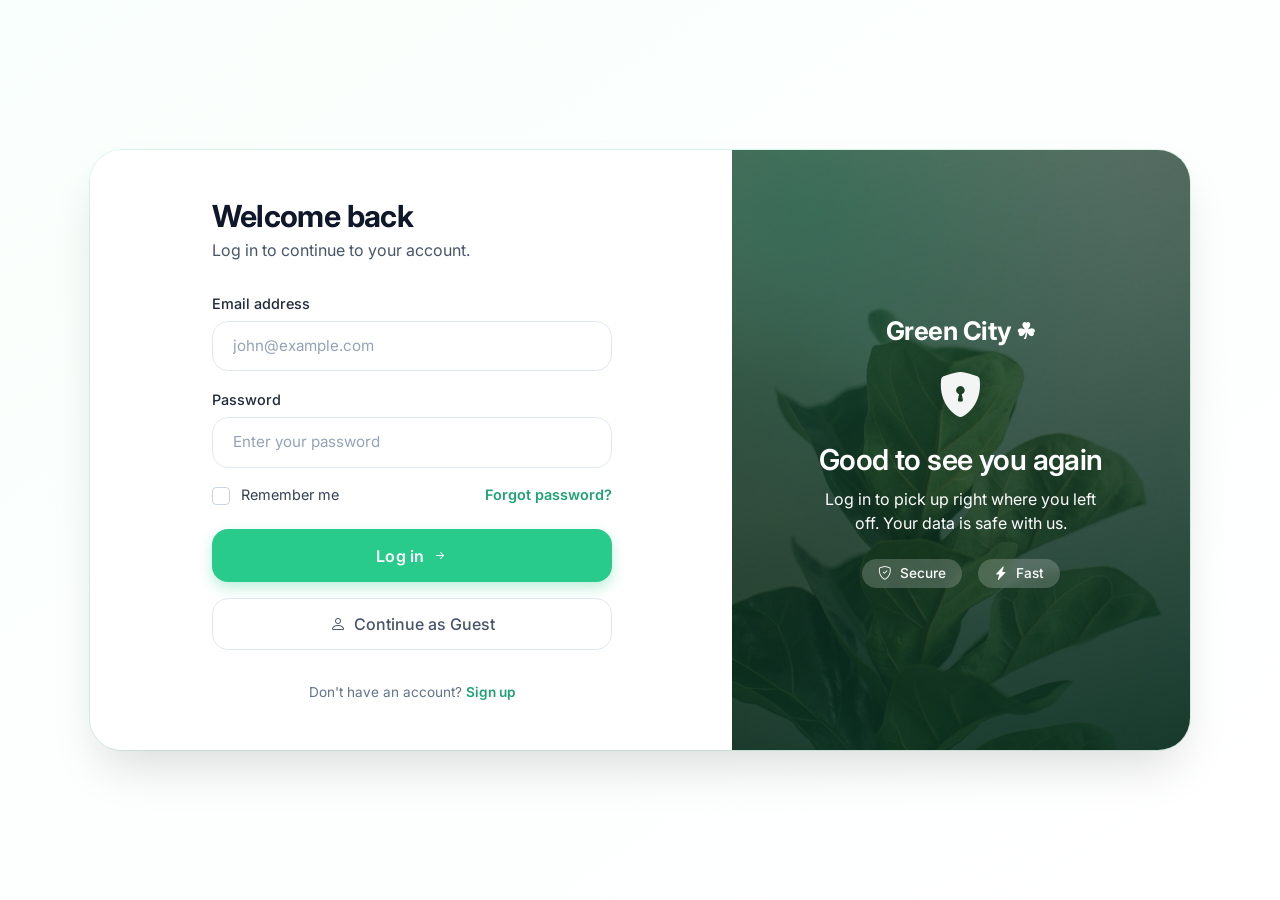
<file: pages/login.html>
<!DOCTYPE html>
<html lang="en">

<head>
    <meta charset="UTF-8">
    <meta name="viewport" content="width=device-width, initial-scale=1.0">
    <title>Login · Green City ☘</title>
    <!-- Bootstrap 5 -->
    <link href="https://cdn.jsdelivr.net/npm/bootstrap@5.3.2/dist/css/bootstrap.min.css" rel="stylesheet">
    <!-- Bootstrap Icons -->
    <link rel="stylesheet" href="https://cdn.jsdelivr.net/npm/bootstrap-icons@1.11.3/font/bootstrap-icons.min.css">
    <!-- Google Font (Inter) -->
    <link href="https://fonts.googleapis.com/css2?family=Inter:opsz,wght@14..32,400;14..32,500;14..32,600&display=swap" rel="stylesheet">
    <!-- External CSS (path adjusted for /pages folder) -->
    <link rel="stylesheet" href="../css/style.css">
    <link rel="shortcut icon" href="../fav.png" type="image/x-icon">

</head>

<body>

    <div class="signup-card">
        <div class="row g-0">
            <!-- LEFT SIDE – LOGIN FORM -->
            <div class="col-md-6 col-lg-7 signup-left order-1 order-md-1">
                <div class="inner">
                    <!-- small mobile-only brand hint -->
                    <div class="d-md-none mb-4 text-center">
                        <span class="badge px-3 py-2" style="background: var(--brand-light); color: var(--brand-dark); font-weight: 500; border-radius: 2rem;">
                            <i class="bi bi-box-arrow-in-right me-1"></i> Welcome to Green City
                        </span>
                    </div>

                    <h1 class="welcome-heading">Welcome back</h1>
                    <p class="welcome-sub">Log in to continue to your account.</p>

                    <form>
                        <!-- Email -->
                        <div class="mb-3">
                            <label for="email" class="form-label">Email address</label>
                            <input type="email" class="form-control" id="email" placeholder="john@example.com" autocomplete="email">
                        </div>

                        <!-- Password -->
                        <div class="mb-3">
                            <label for="password" class="form-label">Password</label>
                            <input type="password" class="form-control" id="password" placeholder="Enter your password" autocomplete="current-password">
                        </div>

                        <!-- Remember + Forgot -->
                        <div class="d-flex justify-content-between align-items-center mb-4 flex-wrap gap-2">
                            <div class="d-flex align-items-start">
                                <input class="form-check-input me-2" type="checkbox" id="rememberCheck">
                                <label class="form-check-label" for="rememberCheck">Remember me</label>
                            </div>
                            <a href="#" class="login-link" style="font-size: 0.9rem;">Forgot password?</a>
                        </div>

                        <!-- Login button -->
                        <button type="submit" class="btn-signup mb-3">
                            Log in <i class="bi bi-arrow-right-short ms-1"></i>
                        </button>

                        <!-- Continue as Guest -->
                        <a href="./dashboard.html" class="btn btn-outline-secondary w-100 mb-3" style="border-radius: 1rem; padding: 0.8rem 1.5rem; font-weight: 500; border-color: #e2e8f0; color: #475569;">
                            <i class="bi bi-person me-1"></i> Continue as Guest
                        </a>

                        <!-- Signup link -->
                        <p class="text-center text-muted-custom mt-3 mb-0">
                            Don't have an account?
                            <a href="../index.html" class="login-link">Sign up</a>
                        </p>
                    </form>
                </div>
            </div>

            <!-- RIGHT SIDE – PHOTO PANEL -->
            <div class="col-md-6 col-lg-5 signup-right order-2 order-md-2">
                <img src="../images/fiddle-leaf.jpg" alt="" class="signup-right-photo" aria-hidden="true">

                <div class="signup-right-content">
                    <!-- Brand name -->
                    <div class="brand-name">Green City <span class="leaf">☘</span></div>

                    <i class="bi bi-shield-lock-fill brand-icon"></i>
                    <div class="brand-title">Good to see you again</div>
                    <p class="brand-sub">
                        Log in to pick up right where you left off. Your data is safe with us.
                    </p>

                    <!-- subtle social proof -->
                    <div class="mt-4 d-flex gap-3 justify-content-center">
                        <span class="badge rounded-pill px-3 py-2" style="background: rgba(255, 255, 255, 0.2); backdrop-filter: blur(6px);">
                            <i class="bi bi-shield-check me-1" style="color: #fff;"></i> Secure
                        </span>
                        <span class="badge rounded-pill px-3 py-2" style="background: rgba(255, 255, 255, 0.2); backdrop-filter: blur(6px);">
                            <i class="bi bi-lightning-charge-fill me-1"></i> Fast
                        </span>
                    </div>
                </div>
            </div>
        </div>
    </div>

    <!-- Bootstrap JS -->
    <script src="https://cdn.jsdelivr.net/npm/bootstrap@5.3.2/dist/js/bootstrap.bundle.min.js"></script>
</body>

</html>
</file>
<file: css/style.css>
/* ============================================
   Green City ☘ - Signup/Login Styles
   #28CB8B Theme with Animations
   ============================================ */


/* --- base & theme --- */

:root {
    --brand: #28CB8B;
    --brand-light: #e9f9f2;
    --brand-dark: #1fa373;
}

* {
    box-sizing: border-box;
}

body {
    font-family: 'Inter', -apple-system, BlinkMacSystemFont, 'Segoe UI', Roboto, sans-serif;
    background: linear-gradient(145deg, #f9fffc 0%, #ffffff 100%);
    min-height: 100vh;
    display: flex;
    align-items: center;
    justify-content: center;
    margin: 0;
    padding: 1.5rem;
}


/* ============================================
   ANIMATIONS
   ============================================ */

@keyframes fadeInUp {
    from {
        opacity: 0;
        transform: translateY(30px);
    }
    to {
        opacity: 1;
        transform: translateY(0);
    }
}

@keyframes fadeInLeft {
    from {
        opacity: 0;
        transform: translateX(-30px);
    }
    to {
        opacity: 1;
        transform: translateX(0);
    }
}

@keyframes fadeInRight {
    from {
        opacity: 0;
        transform: translateX(30px);
    }
    to {
        opacity: 1;
        transform: translateX(0);
    }
}

@keyframes floatIcon {
    0%,
    100% {
        transform: translateY(0);
    }
    50% {
        transform: translateY(-10px);
    }
}

@keyframes pulseGlow {
    0%,
    100% {
        box-shadow: 0 6px 14px rgba(40, 203, 139, 0.3);
    }
    50% {
        box-shadow: 0 6px 22px rgba(40, 203, 139, 0.55);
    }
}

@keyframes shimmer {
    0% {
        background-position: -200% center;
    }
    100% {
        background-position: 200% center;
    }
}

@keyframes popIn {
    0% {
        opacity: 0;
        transform: scale(0.7);
    }
    70% {
        transform: scale(1.05);
    }
    100% {
        opacity: 1;
        transform: scale(1);
    }
}


/* main card – white, soft shadow, subtle green border */

.signup-card {
    background: #ffffff;
    border-radius: 2rem;
    box-shadow: 0 25px 50px -12px rgba(0, 0, 0, 0.15), 0 0 0 1px rgba(40, 203, 139, 0.15);
    overflow: hidden;
    width: 100%;
    max-width: 1100px;
    transition: all 0.2s ease;
    animation: fadeInUp 0.7s ease both;
}


/* left side – form area */

.signup-left {
    background: #ffffff;
    padding: 2.5rem 2.2rem;
    animation: fadeInLeft 0.8s ease 0.15s both;
}

@media (min-width: 768px) {
    .signup-left {
        padding: 3rem 3rem 3rem 3.2rem;
    }
}


/* right side – photo panel with a green scrim so the copy always stays readable */

.signup-right {
    color: #ffffff;
    padding: 2.5rem;
    display: flex;
    flex-direction: column;
    justify-content: center;
    align-items: center;
    text-align: center;
    min-height: 300px;
    position: relative;
    overflow: hidden;
    background: #0b3f2d;
    animation: fadeInRight 0.8s ease 0.25s both;
}

@media (min-width: 768px) {
    .signup-right {
        min-height: 460px;
    }
}

@media (min-width: 992px) {
    .signup-right {
        min-height: 100%;
        padding: 3rem 2.5rem;
    }
}

/* the real photo behind the panel */
.signup-right-photo {
    position: absolute;
    inset: 0;
    width: 100%;
    height: 100%;
    object-fit: cover;
    object-position: center;
    z-index: 0;
    animation: panelZoom 16s ease-out both;
}

.signup-right-content {
    position: relative;
    z-index: 2;
    width: 100%;
    display: flex;
    flex-direction: column;
    align-items: center;
}

/* green veil: keeps contrast high on every photo */
.signup-right::before {
    content: '';
    position: absolute;
    inset: 0;
    z-index: 1;
    background: linear-gradient(165deg, rgba(9, 46, 33, 0.58) 0%, rgba(9, 46, 33, 0.78) 55%, rgba(9, 46, 33, 0.93) 100%), radial-gradient(120% 90% at 15% 10%, rgba(40, 203, 139, 0.45) 0%, rgba(40, 203, 139, 0) 62%);
    pointer-events: none;
}

@keyframes panelZoom {
    from {
        transform: scale(1.08);
    }
    to {
        transform: scale(1);
    }
}


/* brand name – Green City ☘ */

.brand-name {
    font-weight: 700;
    font-size: 1.6rem;
    letter-spacing: -0.02em;
    margin-bottom: 0.75rem;
    color: #ffffff;
    position: relative;
    z-index: 2;
    animation: fadeInUp 0.6s ease 0.4s both;
    display: inline-flex;
    align-items: center;
    gap: 0.3rem;
}

.brand-name .leaf {
    display: inline-block;
    animation: floatIcon 3s ease-in-out infinite;
    font-size: 1.4rem;
}


/* brand icon & heading */

.brand-icon {
    font-size: 2.8rem;
    margin-bottom: 0.75rem;
    color: rgba(255, 255, 255, 0.95);
    filter: drop-shadow(0 4px 6px rgba(0, 0, 0, 0.05));
    position: relative;
    z-index: 1;
    animation: floatIcon 3.5s ease-in-out infinite;
}

.brand-title {
    font-weight: 600;
    font-size: 1.8rem;
    letter-spacing: -0.02em;
    margin-bottom: 0.5rem;
    line-height: 1.3;
    position: relative;
    z-index: 1;
    animation: fadeInUp 0.7s ease 0.55s both;
}

.brand-sub {
    font-size: 1rem;
    opacity: 0.9;
    font-weight: 400;
    max-width: 280px;
    margin: 0 auto;
    position: relative;
    z-index: 1;
    animation: fadeInUp 0.7s ease 0.65s both;
}


/* form elements */

.form-label {
    font-weight: 500;
    font-size: 0.9rem;
    color: #1f2a3a;
    margin-bottom: 0.4rem;
}

.form-control {
    border: 1.5px solid #e2e8f0;
    border-radius: 1rem;
    padding: 0.8rem 1.2rem;
    font-size: 0.95rem;
    transition: all 0.2s ease;
    background-color: #ffffff;
    animation: fadeInUp 0.5s ease 0.3s both;
}

.form-control:focus {
    border-color: var(--brand);
    box-shadow: 0 0 0 4px rgba(40, 203, 139, 0.2);
    outline: none;
    transform: translateY(-1px);
}

.form-control::placeholder {
    color: #94a3b8;
    font-weight: 400;
}


/* stagger input animations */

.signup-left .mb-3:nth-of-type(1) .form-control {
    animation-delay: 0.3s;
}

.signup-left .mb-3:nth-of-type(2) .form-control {
    animation-delay: 0.4s;
}

.signup-left .mb-3:nth-of-type(3) .form-control {
    animation-delay: 0.5s;
}


/* custom checkbox */

.form-check-input {
    width: 1.1rem;
    height: 1.1rem;
    border: 1.5px solid #cbd5e1;
    border-radius: 0.35rem;
    margin-top: 0.2rem;
    cursor: pointer;
    transition: all 0.15s ease;
}

.form-check-input:checked {
    background-color: var(--brand);
    border-color: var(--brand);
}

.form-check-input:focus {
    box-shadow: 0 0 0 4px rgba(40, 203, 139, 0.25);
    border-color: var(--brand);
}

.form-check-label {
    font-size: 0.9rem;
    color: #334155;
    margin-left: 0.2rem;
    cursor: pointer;
}


/* button */

.btn-signup {
    background: var(--brand);
    border: none;
    color: white;
    font-weight: 600;
    padding: 0.9rem 1.5rem;
    border-radius: 1rem;
    font-size: 1rem;
    letter-spacing: 0.01em;
    transition: all 0.25s ease;
    box-shadow: 0 6px 14px rgba(40, 203, 139, 0.3);
    width: 100%;
    cursor: pointer;
    position: relative;
    overflow: hidden;
    animation: fadeInUp 0.6s ease 0.7s both, pulseGlow 3s ease-in-out 1.5s infinite;
}

.btn-signup::before {
    content: '';
    position: absolute;
    top: 0;
    left: -100%;
    width: 100%;
    height: 100%;
    background: linear-gradient(90deg, transparent, rgba(255, 255, 255, 0.3), transparent);
    transition: left 0.5s ease;
}

.btn-signup:hover::before {
    left: 100%;
}

.btn-signup:hover {
    background: var(--brand-dark);
    box-shadow: 0 8px 18px rgba(40, 203, 139, 0.4);
    transform: translateY(-2px);
    color: white;
}

.btn-signup:active {
    transform: translateY(0) scale(0.98);
    box-shadow: 0 4px 10px rgba(40, 203, 139, 0.3);
}

.btn-signup:focus-visible {
    outline: 2px solid var(--brand-dark);
    outline-offset: 2px;
}


/* guest button */

.btn-outline-secondary {
    transition: all 0.25s ease;
    animation: fadeInUp 0.6s ease 0.8s both;
}

.btn-outline-secondary:hover {
    background-color: var(--brand-light);
    border-color: var(--brand) !important;
    color: var(--brand-dark) !important;
    transform: translateY(-2px);
}


/* links */

.login-link {
    color: var(--brand-dark);
    font-weight: 600;
    text-decoration: none;
    transition: color 0.15s;
    position: relative;
}

.login-link::after {
    content: '';
    position: absolute;
    bottom: -2px;
    left: 0;
    width: 0;
    height: 2px;
    background: var(--brand);
    transition: width 0.25s ease;
}

.login-link:hover {
    color: var(--brand);
}

.login-link:hover::after {
    width: 100%;
}


/* small text */

.text-muted-custom {
    color: #64748b;
    font-size: 0.85rem;
    animation: fadeInUp 0.6s ease 0.9s both;
}


/* left side heading */

.welcome-heading {
    font-weight: 700;
    font-size: 1.9rem;
    letter-spacing: -0.02em;
    color: #0f172a;
    margin-bottom: 0.25rem;
    animation: fadeInUp 0.6s ease 0.2s both;
}

.welcome-sub {
    color: #475569;
    font-size: 1rem;
    margin-bottom: 1.8rem;
    animation: fadeInUp 0.6s ease 0.3s both;
}


/* inner wrapper for form */

.signup-left .inner {
    max-width: 400px;
    margin: 0 auto;
}


/* social proof badges on right side */

.badge {
    font-weight: 500;
    font-size: 0.85rem;
    animation: popIn 0.6s ease 0.9s both;
}


/* responsiveness tweaks */

@media (max-width: 767.98px) {
    .signup-card {
        border-radius: 1.5rem;
    }
    .signup-left {
        padding: 1.8rem 1.5rem;
    }
    .welcome-heading {
        font-size: 1.6rem;
    }
    .brand-title {
        font-size: 1.5rem;
    }
    .brand-name {
        font-size: 1.3rem;
    }
    body {
        padding: 0.8rem;
    }
}


/* reduced motion */

@media (prefers-reduced-motion: reduce) {
    *,
    *::before,
    *::after {
        animation-duration: 0.01ms !important;
        animation-iteration-count: 1 !important;
        transition-duration: 0.01ms !important;
    }
}
/* ============================================
   DASHBOARD STYLES – Green City ☘
   ============================================ */

body.dashboard-body {
  display: block;
  padding: 0;
  background: #ffffff;
  overflow-x: hidden;
}

/* ---- NAVBAR ---- */
.dashboard-navbar {
  background: rgba(255, 255, 255, 0.92);
  backdrop-filter: blur(12px);
  -webkit-backdrop-filter: blur(12px);
  border-bottom: 1px solid rgba(40, 203, 139, 0.12);
  padding: 0.8rem 0;
  transition: all 0.3s ease;
  z-index: 1030;
}

.dashboard-navbar.navbar-scrolled {
  box-shadow: 0 8px 30px -10px rgba(0, 0, 0, 0.12);
  padding: 0.5rem 0;
}

.dashboard-brand {
  font-weight: 700;
  font-size: 1.4rem;
  color: #0f172a !important;
  letter-spacing: -0.02em;
  display: inline-flex;
  align-items: center;
  gap: 0.25rem;
}

.dashboard-brand .leaf {
  display: inline-block;
  animation: floatIcon 3s ease-in-out infinite;
  color: var(--brand);
}

.dashboard-nav-link {
  color: #334155 !important;
  font-weight: 500;
  font-size: 0.95rem;
  padding: 0.5rem 1rem !important;
  border-radius: 0.75rem;
  position: relative;
  transition: all 0.2s ease;
}

.dashboard-nav-link::after {
  content: '';
  position: absolute;
  bottom: 2px;
  left: 50%;
  transform: translateX(-50%);
  width: 0;
  height: 2px;
  background: var(--brand);
  border-radius: 2px;
  transition: width 0.25s ease;
}

.dashboard-nav-link:hover {
  color: var(--brand-dark) !important;
  background: var(--brand-light);
}

.dashboard-nav-link.active {
  color: var(--brand-dark) !important;
  background: var(--brand-light);
  font-weight: 600;
}

.dashboard-nav-link.active::after {
  width: 20px;
}

.dashboard-nav-btn {
  background: var(--brand);
  color: white;
  font-weight: 600;
  border-radius: 0.75rem;
  padding: 0.55rem 1.4rem;
  border: none;
  transition: all 0.25s ease;
  box-shadow: 0 4px 10px rgba(40, 203, 139, 0.25);
}

.dashboard-nav-btn:hover {
  background: var(--brand-dark);
  color: white;
  transform: translateY(-1px);
  box-shadow: 0 6px 16px rgba(40, 203, 139, 0.35);
}

/* ---- SECTIONS ---- */
.dashboard-section {
  padding: 7rem 0 5rem;
  position: relative;
}

.dashboard-home {
  background: linear-gradient(160deg, #f9fffc 0%, #ffffff 60%);
  min-height: 100vh;
  display: flex;
  align-items: center;
}

.dashboard-about {
  background: #ffffff;
}

.dashboard-services {
  background: linear-gradient(180deg, #f9fffc 0%, #ffffff 100%);
}

/* ---- BADGE ---- */
.dashboard-badge {
  display: inline-flex;
  align-items: center;
  background: var(--brand-light);
  color: var(--brand-dark);
  font-weight: 600;
  font-size: 0.85rem;
  padding: 0.4rem 1rem;
  border-radius: 2rem;
  margin-bottom: 1.25rem;
  animation: popIn 0.6s ease both;
}

/* ---- HERO ---- */
.dashboard-hero-title {
  font-weight: 800;
  font-size: clamp(2.2rem, 5vw, 3.4rem);
  letter-spacing: -0.03em;
  color: #0f172a;
  line-height: 1.15;
  margin-bottom: 1.25rem;
}

.text-brand {
  color: var(--brand);
  position: relative;
}

.text-brand::after {
  content: '';
  position: absolute;
  bottom: 4px;
  left: 0;
  width: 100%;
  height: 8px;
  background: var(--brand-light);
  z-index: -1;
  border-radius: 4px;
}

.dashboard-hero-sub {
  font-size: 1.05rem;
  color: #475569;
  line-height: 1.7;
  max-width: 520px;
}

.dashboard-cta {
  display: inline-flex;
  align-items: center;
  padding: 0.9rem 1.8rem;
  border-radius: 1rem;
  width: auto;
  text-decoration: none;
}

.dashboard-cta-outline {
  border-radius: 1rem;
  padding: 0.9rem 1.8rem;
  font-weight: 600;
  border: 1.5px solid #e2e8f0;
  color: #475569;
  transition: all 0.25s ease;
}

.dashboard-cta-outline:hover {
  background: var(--brand-light);
  border-color: var(--brand);
  color: var(--brand-dark);
  transform: translateY(-2px);
}

/* ---- STATS ---- */
.dashboard-stat h3 {
  font-weight: 800;
  font-size: 1.8rem;
  color: var(--brand-dark);
  margin-bottom: 0.1rem;
}

.dashboard-stat p {
  font-size: 0.85rem;
  color: #64748b;
  margin: 0;
  font-weight: 500;
}

/* ---- HERO VISUAL ---- */
.dashboard-hero-visual {
  position: relative;
  height: auto;
  display: flex;
  align-items: center;
  justify-content: center;
}

.dashboard-hero-photo {
  width: 100%;
  max-width: 540px;
  height: 420px;
  object-fit: cover;
  object-position: left center;
  border-radius: 2rem;
  box-shadow: 0 28px 60px -24px rgba(15, 23, 42, 0.35);
  border: 6px solid #ffffff;
}

.dashboard-hero-chip {
  position: absolute;
  left: 1.25rem;
  bottom: 1.25rem;
  display: inline-flex;
  align-items: center;
  background: rgba(255, 255, 255, 0.94);
  color: var(--brand-dark);
  font-weight: 700;
  font-size: 0.85rem;
  padding: 0.55rem 0.95rem;
  border-radius: 2rem;
  box-shadow: 0 10px 24px rgba(15, 23, 42, 0.12);
}

/* ---- SECTION TITLES ---- */
.dashboard-section-title {
  font-weight: 800;
  font-size: clamp(1.8rem, 3.5vw, 2.4rem);
  letter-spacing: -0.03em;
  color: #0f172a;
  margin-bottom: 0.75rem;
}

.dashboard-section-sub {
  color: #64748b;
  font-size: 1rem;
  max-width: 560px;
  margin: 0 auto;
  line-height: 1.7;
}

/* ---- ABOUT ---- */
.dashboard-about-heading {
  font-weight: 700;
  font-size: 1.5rem;
  color: #0f172a;
  margin-bottom: 1rem;
}

.dashboard-about-text {
  color: #475569;
  font-size: 0.98rem;
  line-height: 1.8;
  margin-bottom: 1rem;
}

.dashboard-about-list {
  list-style: none;
  padding: 0;
  margin-top: 1.5rem;
}

.dashboard-about-list li {
  display: flex;
  align-items: center;
  gap: 0.6rem;
  color: #334155;
  font-size: 0.95rem;
  font-weight: 500;
  margin-bottom: 0.75rem;
}

.dashboard-about-list li i {
  color: var(--brand);
  font-size: 1.1rem;
}

.dashboard-about-visual {
  position: relative;
}

.dashboard-about-photo {
  width: 100%;
  height: 340px;
  object-fit: cover;
  object-position: center;
  border-radius: 1.75rem;
  box-shadow: 0 22px 48px -22px rgba(15, 23, 42, 0.3);
}

.dashboard-about-stats {
  display: grid;
  grid-template-columns: 1fr 1fr;
  gap: 0.75rem;
  margin-top: 1rem;
}

.dashboard-info-card {
  background: var(--brand-light);
  border: 1px solid rgba(40, 203, 139, 0.15);
  border-radius: 1.25rem;
  padding: 1.5rem;
  text-align: center;
  transition: all 0.3s ease;
  height: 100%;
}

.dashboard-info-card:hover {
  transform: translateY(-4px);
  box-shadow: 0 12px 30px -10px rgba(40, 203, 139, 0.3);
  border-color: var(--brand);
}

.dashboard-info-card i {
  font-size: 1.8rem;
  color: var(--brand);
  margin-bottom: 0.75rem;
  display: inline-block;
}

.dashboard-info-card h4 {
  font-size: 1rem;
  font-weight: 700;
  color: #0f172a;
  margin-bottom: 0.25rem;
}

.dashboard-info-card p {
  font-size: 0.82rem;
  color: #64748b;
  margin: 0;
}

/* ---- PLANT CARDS ---- */
.dashboard-plant-card {
  background: #ffffff;
  border: 1px solid #eef2f6;
  border-radius: 1.5rem;
  overflow: hidden;
  height: 100%;
  transition: all 0.35s cubic-bezier(0.2, 0.8, 0.2, 1);
  display: flex;
  flex-direction: column;
}

.dashboard-plant-card:hover {
  transform: translateY(-8px);
  box-shadow: 0 25px 50px -15px rgba(40, 203, 139, 0.25);
  border-color: rgba(40, 203, 139, 0.3);
}

.dashboard-plant-img {
  position: relative;
  height: 220px;
  background: #eef6f1;
  display: flex;
  align-items: center;
  justify-content: center;
  overflow: hidden;
}

.dashboard-plant-img img {
  width: 100%;
  height: 100%;
  object-fit: cover;
  transition: transform 0.5s ease;
}

.dashboard-plant-card:hover .dashboard-plant-img img {
  transform: scale(1.08);
}

.dashboard-plant-tag {
  position: absolute;
  top: 12px;
  left: 12px;
  background: rgba(255, 255, 255, 0.9);
  backdrop-filter: blur(4px);
  color: var(--brand-dark);
  font-size: 0.72rem;
  font-weight: 700;
  padding: 0.3rem 0.8rem;
  border-radius: 2rem;
  letter-spacing: 0.02em;
  text-transform: uppercase;
}

.dashboard-plant-body {
  padding: 1.5rem;
  flex: 1;
  display: flex;
  flex-direction: column;
}

.dashboard-plant-body h4 {
  font-size: 1.1rem;
  font-weight: 700;
  color: #0f172a;
  margin-bottom: 0.25rem;
}

.dashboard-plant-price {
  font-weight: 800;
  color: var(--brand-dark);
  font-size: 1.1rem;
}

.dashboard-plant-body p {
  font-size: 0.88rem;
  color: #64748b;
  line-height: 1.6;
  margin: 0.5rem 0 0;
  flex: 1;
}

.dashboard-plant-rating {
  font-size: 0.85rem;
  font-weight: 600;
  color: #475569;
}

.dashboard-plant-rating i {
  color: #fbbf24;
  margin-right: 0.2rem;
}

.dashboard-plant-btn {
  display: inline-flex;
  align-items: center;
  gap: 0.25rem;
  background: var(--brand-light);
  color: var(--brand-dark);
  font-weight: 600;
  font-size: 0.82rem;
  padding: 0.5rem 1rem;
  border-radius: 0.75rem;
  text-decoration: none;
  transition: all 0.25s ease;
}

.dashboard-plant-btn:hover {
  background: var(--brand);
  color: white;
  transform: translateX(2px);
}

/* ---- FOOTER ---- */
.dashboard-footer {
  background: #0f172a;
  padding: 2rem 0;
}

.dashboard-brand-footer {
  font-weight: 700;
  font-size: 1.2rem;
  color: #ffffff;
  display: inline-flex;
  align-items: center;
  gap: 0.25rem;
}

.dashboard-brand-footer .leaf {
  color: var(--brand);
}

.dashboard-footer-text {
  color: #94a3b8;
  font-size: 0.85rem;
}

/* ---- SCROLL REVEAL ---- */
.animate-init {
  opacity: 0;
  transform: translateY(30px);
  transition: opacity 0.7s ease, transform 0.7s cubic-bezier(0.2, 0.8, 0.2, 1);
}

[data-animate="fade-left"].animate-init {
  transform: translateX(30px);
}

[data-animate="fade-right"].animate-init {
  transform: translateX(-30px);
}

.animate-init.animated {
  opacity: 1;
  transform: translate(0, 0);
}

/* ---- RESPONSIVE ---- */
@media (max-width: 991.98px) {
  .dashboard-navbar .navbar-collapse {
    background: #ffffff;
    border-radius: 1rem;
    padding: 1rem;
    margin-top: 0.75rem;
    box-shadow: 0 12px 30px -10px rgba(0, 0, 0, 0.15);
  }

  .dashboard-nav-btn {
    display: inline-block;
    margin-top: 0.5rem;
    text-align: center;
  }

  .dashboard-hero-photo {
    height: 320px;
  }
}

@media (max-width: 767.98px) {
  .dashboard-section {
    padding: 5.5rem 0 3.5rem;
  }

  .dashboard-hero-title {
    font-size: 2rem;
  }

  .dashboard-stat h3 {
    font-size: 1.4rem;
  }

  .dashboard-hero-photo {
    height: 260px;
  }

  .dashboard-about-photo {
    height: 240px;
  }
}
/* ============================================
   CONTACT SECTION
   ============================================ */

.dashboard-contact {
  background: #ffffff;
}

/* --- Contact info cards --- */
.dashboard-contact-info {
  height: 100%;
  display: flex;
  flex-direction: column;
  gap: 1rem;
}

.dashboard-contact-item {
  display: flex;
  align-items: flex-start;
  gap: 1rem;
  padding: 1.1rem 1.25rem;
  background: var(--brand-light);
  border: 1px solid rgba(40, 203, 139, 0.15);
  border-radius: 1.25rem;
  transition: all 0.3s ease;
}

.dashboard-contact-item:hover {
  transform: translateX(4px);
  border-color: var(--brand);
  box-shadow: 0 10px 25px -12px rgba(40, 203, 139, 0.35);
}

.dashboard-contact-icon {
  flex-shrink: 0;
  width: 46px;
  height: 46px;
  border-radius: 0.9rem;
  background: var(--brand);
  color: #ffffff;
  display: flex;
  align-items: center;
  justify-content: center;
  font-size: 1.15rem;
  box-shadow: 0 6px 14px rgba(40, 203, 139, 0.3);
}

.dashboard-contact-item h5 {
  font-size: 0.95rem;
  font-weight: 700;
  color: #0f172a;
  margin-bottom: 0.15rem;
}

.dashboard-contact-item p {
  font-size: 0.88rem;
  color: #475569;
  margin: 0;
  line-height: 1.5;
}

/* --- Social icons --- */
.dashboard-contact-social {
  display: flex;
  gap: 0.6rem;
  margin-top: 0.5rem;
  padding-left: 0.25rem;
}

.dashboard-contact-social a {
  width: 42px;
  height: 42px;
  border-radius: 0.9rem;
  background: #ffffff;
  border: 1.5px solid #e2e8f0;
  color: #475569;
  display: flex;
  align-items: center;
  justify-content: center;
  font-size: 1.05rem;
  text-decoration: none;
  transition: all 0.25s ease;
}

.dashboard-contact-social a:hover {
  background: var(--brand);
  border-color: var(--brand);
  color: #ffffff;
  transform: translateY(-3px);
  box-shadow: 0 8px 18px rgba(40, 203, 139, 0.35);
}

/* --- Contact form --- */
.dashboard-contact-form {
  background: #ffffff;
  border: 1px solid #eef2f6;
  border-radius: 1.5rem;
  padding: 2rem;
  box-shadow: 0 15px 40px -20px rgba(0, 0, 0, 0.08);
  transition: all 0.3s ease;
}

.dashboard-contact-form:hover {
  border-color: rgba(40, 203, 139, 0.25);
  box-shadow: 0 25px 50px -20px rgba(40, 203, 139, 0.2);
}

.dashboard-contact-form .form-label {
  font-weight: 500;
  font-size: 0.88rem;
  color: #1f2a3a;
  margin-bottom: 0.35rem;
}

.dashboard-contact-form .form-control {
  border: 1.5px solid #e2e8f0;
  border-radius: 0.9rem;
  padding: 0.75rem 1.1rem;
  font-size: 0.92rem;
  transition: all 0.2s ease;
  background-color: #ffffff;
}

.dashboard-contact-form .form-control:focus {
  border-color: var(--brand);
  box-shadow: 0 0 0 4px rgba(40, 203, 139, 0.18);
  outline: none;
}

.dashboard-contact-form textarea.form-control {
  resize: vertical;
  min-height: 120px;
}

.dashboard-contact-form .btn-signup {
  padding: 0.85rem 1.5rem;
  border-radius: 1rem;
}

/* --- Contact responsive --- */
@media (max-width: 991.98px) {
  .dashboard-contact-info {
    margin-bottom: 1.5rem;
  }

  .dashboard-contact-form {
    padding: 1.5rem;
  }
}

@media (max-width: 575.98px) {
  .dashboard-contact-form {
    padding: 1.25rem;
  }

  .dashboard-contact-icon {
    width: 40px;
    height: 40px;
    font-size: 1rem;
  }
}
/* ============================================
   MOBILE RESPONSIVENESS FIXES – Dashboard
   ============================================ */

/* Fixed navbar should never cover a section after an in-page jump */
.dashboard-section {
  scroll-margin-top: 4.5rem;
}

/* Long words / emails can't push the layout sideways */
.dashboard-body {
  overflow-wrap: break-word;
}

/* Balanced headings – avoids a single orphaned word on phones */
.dashboard-hero-title,
.dashboard-section-title,
.dashboard-about-heading {
  text-wrap: balance;
}

.dashboard-hero-sub,
.dashboard-section-sub,
.dashboard-about-text,
.dashboard-contact-item p {
  text-wrap: pretty;
}

/* Keep the brand highlight above the section background */
.text-brand {
  isolation: isolate;
}

/* ---- Hero actions & stats ---- */
.dashboard-hero-actions {
  display: flex;
  flex-wrap: wrap;
  gap: 0.75rem;
  margin-top: 1.5rem;
}

.dashboard-hero-actions .dashboard-cta,
.dashboard-hero-actions .dashboard-cta-outline {
  display: inline-flex;
  align-items: center;
  justify-content: center;
  min-height: 3rem;
  margin: 0;
}

.dashboard-stats {
  display: flex;
  flex-wrap: wrap;
  gap: 1rem 2rem;
  margin-top: 2rem;
}

.dashboard-stats .dashboard-stat {
  min-width: 0;
}

/* Comfortable tap targets on touch screens */
.dashboard-nav-link,
.dashboard-nav-btn,
.dashboard-plant-btn,
.dashboard-contact-social a {
  -webkit-tap-highlight-color: transparent;
}

/* Don't leave hover states stuck after a tap */
@media (hover: none) {
  .dashboard-plant-card:hover,
  .dashboard-info-card:hover {
    transform: none;
  }

  .dashboard-contact-item:hover {
    transform: none;
  }

  .dashboard-plant-btn:hover {
    transform: none;
  }
}

/* ---- Tablet / mobile navbar ---- */
@media (max-width: 991.98px) {
  .dashboard-navbar {
    padding: 0.55rem 0;
  }

  .dashboard-navbar .navbar-toggler {
    border: 1px solid rgba(15, 23, 42, 0.12);
    border-radius: 0.7rem;
    padding: 0.45rem 0.55rem;
  }

  .dashboard-navbar .navbar-toggler:focus-visible {
    outline: 2px solid var(--brand);
    outline-offset: 2px;
    box-shadow: none;
  }

  .dashboard-navbar .navbar-toggler-icon {
    width: 1.25em;
    height: 1.25em;
  }

  .dashboard-navbar .navbar-collapse {
    background: #ffffff;
    border: 1px solid rgba(40, 203, 139, 0.12);
    border-radius: 1rem;
    padding: 0.6rem;
    margin-top: 0.6rem;
    max-height: calc(100vh - 5rem);
    overflow-y: auto;
    box-shadow: 0 18px 40px -18px rgba(15, 23, 42, 0.35);
  }

  .dashboard-navbar .navbar-nav {
    gap: 0.15rem;
  }

  .dashboard-navbar .navbar-nav .nav-item {
    width: 100%;
  }

  .dashboard-nav-link {
    padding: 0.7rem 0.9rem !important;
  }

  .dashboard-nav-link.active::after {
    display: none;
  }

  .dashboard-navbar .nav-item.ms-lg-3 {
    margin-left: 0 !important;
    margin-top: 0.25rem;
  }

  .dashboard-nav-btn {
    display: block;
    width: 100%;
    text-align: center;
    padding: 0.7rem 1rem;
  }

  /* Slide-in animations would add sideways overflow on narrow screens */
  [data-animate="fade-left"].animate-init,
  [data-animate="fade-right"].animate-init {
    transform: translateY(24px);
  }
}

/* ---- Phones ---- */
@media (max-width: 767.98px) {
  .dashboard-section {
    padding: 4.75rem 0 3rem;
  }

  .dashboard-home {
    padding-top: 5.25rem;
    padding-bottom: 2.5rem;
  }

  .dashboard-hero-title {
    font-size: clamp(1.75rem, 8.2vw, 2.05rem);
    line-height: 1.2;
    margin-bottom: 1rem;
  }

  .dashboard-hero-sub {
    font-size: 1rem;
    line-height: 1.65;
  }

  .dashboard-section-title {
    font-size: clamp(1.55rem, 7vw, 2rem);
  }

  .dashboard-section-sub {
    font-size: 0.95rem;
  }

  .dashboard-about-heading {
    font-size: 1.35rem;
  }

  .dashboard-about-text {
    font-size: 0.94rem;
    line-height: 1.7;
  }

  .dashboard-hero-visual {
    margin-top: 0.5rem;
  }

  .dashboard-hero-photo {
    height: 240px;
    border-radius: 1.5rem;
  }

  /* iOS Safari zooms the page when a focused field is under 16px */
  .form-control,
  .dashboard-contact-form .form-control {
    font-size: 16px;
  }
}

@supports (min-height: 100svh) {
  @media (max-width: 767.98px) {
    .dashboard-home {
      min-height: 100svh;
    }
  }
}

/* ---- Small phones ---- */
@media (max-width: 575.98px) {
  .dashboard-hero-actions {
    flex-direction: column;
    gap: 0.6rem;
    margin-top: 1.35rem;
  }

  .dashboard-hero-actions .dashboard-cta,
  .dashboard-hero-actions .dashboard-cta-outline {
    width: 100%;
  }

  .dashboard-stats {
    justify-content: space-between;
    gap: 0.75rem;
    margin-top: 1.6rem;
  }

  .dashboard-stat h3 {
    font-size: 1.4rem;
  }

  .dashboard-stat p {
    font-size: 0.78rem;
  }

  .dashboard-about-photo {
    height: 210px;
  }

  .dashboard-info-card {
    padding: 1.1rem 0.75rem;
    border-radius: 1rem;
  }

  .dashboard-info-card i {
    font-size: 1.5rem;
    margin-bottom: 0.5rem;
  }

  .dashboard-info-card h4 {
    font-size: 0.92rem;
  }

  .dashboard-info-card p {
    font-size: 0.76rem;
  }

  .dashboard-plant-img {
    height: 190px;
  }

  .dashboard-plant-body {
    padding: 1.15rem 1.15rem 1.25rem;
  }

  .dashboard-plant-body h4 {
    font-size: 1.05rem;
  }

  .dashboard-plant-body p {
    font-size: 0.86rem;
  }

  .dashboard-plant-btn {
    padding: 0.55rem 0.9rem;
  }

  .dashboard-contact-item {
    padding: 0.9rem 1rem;
    gap: 0.8rem;
    border-radius: 1rem;
  }

  .dashboard-contact-form {
    padding: 1.15rem;
    border-radius: 1.25rem;
  }

  .dashboard-footer {
    padding: 1.75rem 0 calc(1.75rem + env(safe-area-inset-bottom));
    text-align: center;
  }

  .dashboard-footer .d-flex {
    flex-direction: column;
    gap: 0.5rem !important;
    justify-content: center !important;
  }

  .dashboard-brand-footer {
    justify-content: center;
  }
}

/* ---- Very small phones (iPhone SE etc.) ---- */
@media (max-width: 359.98px) {
  .dashboard-hero-title {
    font-size: 1.65rem;
  }

  .dashboard-stat h3 {
    font-size: 1.25rem;
  }

  .dashboard-stat p {
    font-size: 0.72rem;
  }

  .dashboard-plant-body {
    padding: 1rem;
  }

  .dashboard-contact-icon {
    width: 38px;
    height: 38px;
  }
}
</file>
